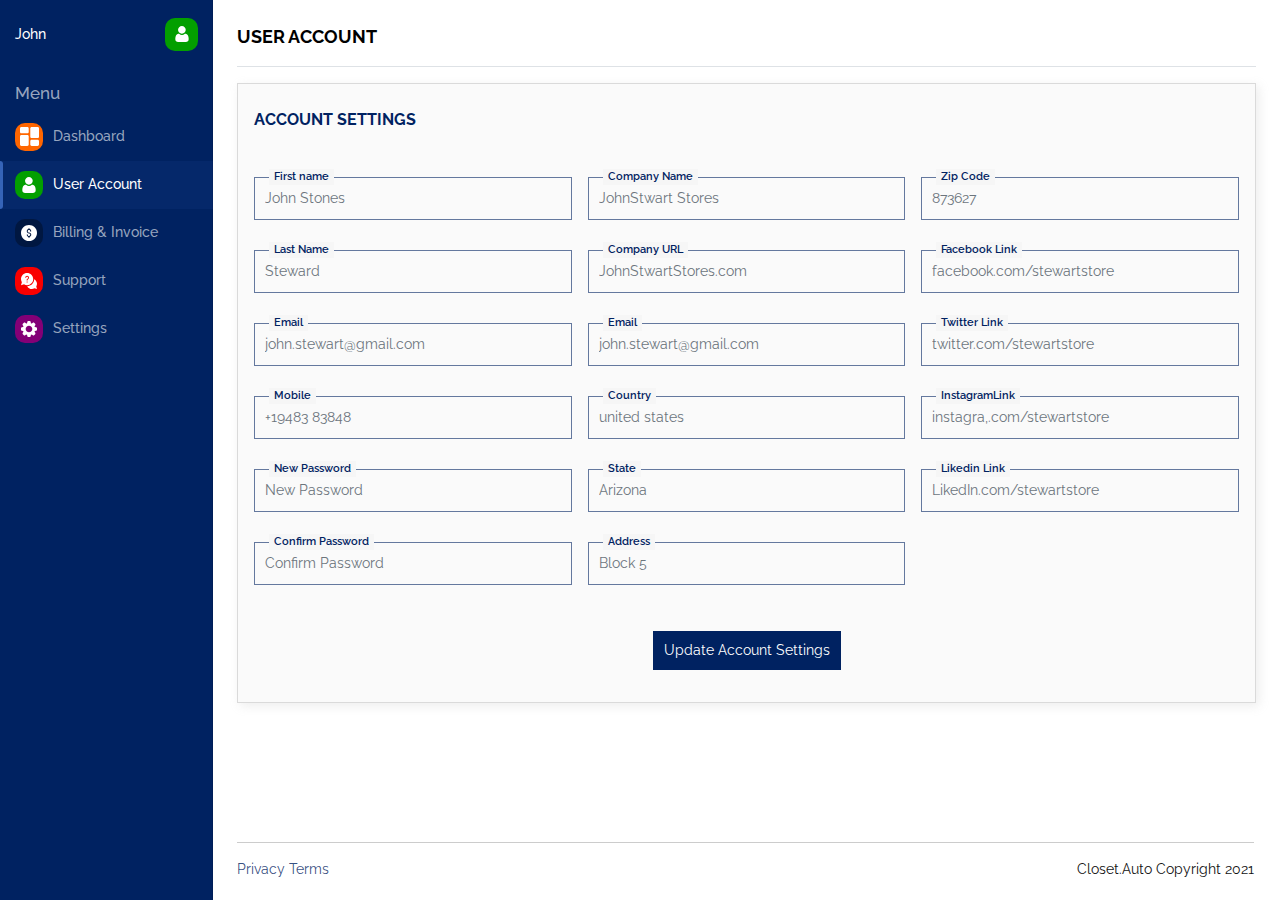
<file: account-setting.html>
<!DOCTYPE html>
<html>
<head>
    <meta name="viewport" content="width=device-width, initial-scale=1.0, maximum-scale=1.0, user-scalable=0">
    <link rel="stylesheet" href="https://cdnjs.cloudflare.com/ajax/libs/font-awesome/4.7.0/css/font-awesome.min.css">
	<link href="https://fonts.googleapis.com/css2?family=Raleway:ital,wght@0,300;0,400;0,500;0,600;0,700;1,300;1,400;1,500;1,600;1,700&display=swap" rel="stylesheet">     
    <title></title>

	<!-- jquery -->
	<script src="js/jquery-3.6.0.min.js"></script>
	<script src="js/bootstrap.js"></script>
	<script src="js/custom.js"></script>
	<!-- <script src="js/bootstrap.min.js"></script> -->

    <link rel="stylesheet" type="text/css" href="css/bootstrap.css">
    <link rel="stylesheet" type="text/css" href="css/dashboard.css">

    <!-- custom css -->
    <link rel="stylesheet" type="text/css" href="css/style.css">
    <link rel="stylesheet" type="text/css" href="css/responsive.css">



</head>
<body>
	<div class="container-fluid">
	  	<div class="row">
	    	<nav id="sidebarMenu" class="col-md-3 col-lg-2 d-md-block sidebar collapse pt-0">
	      		<div class="position-sticky pt-3">
	      			<div class="sidebar-header">
	      				<div class="sidebar-header-wrap">
	      					<div class="user-details text-white">
	      						<h3>John</h3>
	      						<!-- <p class="off-white">johnstones@gmail.com</p> -->
	      					</div>
	      					<div class="icon green-bg"><img src="images/icons-svg/user.svg" alt=""></div>
	      					<div class="close-sidebar ms-auto">
	      						<button><img src="images/icons-svg/close-white-bg.svg" alt=""></button>
	      					</div>
	      				</div>
	      			</div>
		      		<h4 class="off-white">Menu</h4>
	        		<ul class="nav flex-column">
			          	<li class="nav-item">
			            	<a class="nav-link" aria-current="page" href="index.html">
			              		<div class="icon orange-bg"><img src="images/icons-svg/dashboard.svg" alt=""></div>
			             		Dashboard
			            	</a>
			          	</li>
	          			<li class="nav-item">
	            			<a class="nav-link active" href="user-account.html">
	              				<div class="icon green-bg"><img src="images/icons-svg/user.svg" alt=""></div>
              					User Account
			            	</a>
			          	</li>
				        <li class="nav-item">
				            <a class="nav-link" href="billing.html">
				              	<div class="icon dark-blue-bg"><img src="images/icons-svg/billing.svg" alt=""></div>
				              	Billing & Invoice
				            </a>
				        </li>
			          	<li class="nav-item">
			            	<a class="nav-link" href="support.html">
			              		<div class="icon red-new-bg"><img src="images/icons-svg/help.svg" alt=""></div>
			              		Support
			            	</a>
			          	</li>
			          	<li class="nav-item">
				            <a class="nav-link" href="settings.html">
				              	<div class="icon purple-bg"><img src="images/icons-svg/settings.svg" alt=""></div>
				             	Settings
				            </a>
			          	</li>
	        		</ul>	        
		      	</div>
		    </nav>
		    <!-- nav-end -->

		    <main class="col-md-9 ms-sm-auto col-lg-10 px-md-4">
		    	<div class="mobile-header">
		    		<div class="row">
		    			<div class="col-6 d-flex align-items-center">
		    				<button class="navbar-toggler d-md-none" type="button" data-bs-toggle="collapse" data-bs-target="#sidebarMenu" aria-controls="sidebarMenu" aria-expanded="true" aria-label="Toggle navigation">
								<img src="images/icons-svg/menu-bar.svg" align="">
							</button>
							<div class="logo-wrap">
								<a class="logo" href="#">
									<img src="images/logo.svg" align="">
								</a>
							</div>
		    			</div>
		    			<div class="col-6 text-right">
		    				<h3>John</h3>
		    				<p class="tiny-text">johnstones@gmail.com</p>
		    			</div>
		    		</div>			    	
		    	</div>
		    	<!-- mobile-header-end -->

		      	<div class="d-flex justify-content-between flex-wrap flex-md-nowrap align-items-center pt-3 pb-2 mb-3 border-bottom">
		        	<h1 class="text-uppercase">USER ACCOUNT</h1>
		    	</div>

		    	<div class="row">
		    		<div class="col-lg-12 mb-5">
		    			<div class="card p-3">
		    				<div class="d-flex">
			    				<h2 class="mb-5">ACCOUNT SETTINGS</h2>
			    			</div>

			    			<div class="row">
				    			<div class="col-md-12">
				    				<form class="row g-3 custom-form">
									  	<div class="col-md-4">
										  	<div class="form-group">
											    <label for="">First name</label>
											    <input type="text" class="form-control" id="" aria-describedby="" placeholder="John Stones" required>
											</div>

											<div class="form-group">
											    <label for="">Last Name</label>
											    <input type="text" class="form-control" id="" aria-describedby="" placeholder="Steward" required>
											</div>

											<div class="form-group">
											    <label for="">Email</label>
											    <input type="email" class="form-control" id="" aria-describedby="" placeholder="john.stewart@gmail.com" required>
											</div>

											<div class="form-group">
											    <label for="">Mobile</label>
											    <input type="number" class="form-control" id="" aria-describedby="" placeholder="+19483 83848" required>
											</div>

											<div class="form-group">
											    <label for="">New Password</label>
											    <input type="Password" class="form-control" id="" aria-describedby="" placeholder="New Password" required>
											</div>

											<div class="form-group">
											    <label for="">Confirm Password</label>
											    <input type="Password" class="form-control" id="" aria-describedby="" placeholder="Confirm Password" required>
											</div>
										</div>

										<div class="col-md-4">
										  	<div class="form-group">
											    <label for="">Company Name</label>
											    <input type="text" class="form-control" id="" aria-describedby="" placeholder="JohnStwart Stores" required>
											</div>

											<div class="form-group">
											    <label for="">Company URL</label>
											    <input type="text" class="form-control" id="" aria-describedby="" placeholder="JohnStwartStores.com" required>
											</div>

											<div class="form-group">
											    <label for="">Email</label>
											    <input type="email" class="form-control" id="" aria-describedby="" placeholder="john.stewart@gmail.com" required>
											</div>

											<div class="form-group">
											    <label for="">Country</label>
											    <input type="text" class="form-control" id="" aria-describedby="" placeholder="united states" required>
											</div>

											<div class="form-group">
											    <label for="">State</label>
											    <input type="text" class="form-control" id="" aria-describedby="" placeholder="Arizona" required>
											</div>

											<div class="form-group">
											    <label for="">Address</label>
											    <input type="text" class="form-control" id="" aria-describedby="" placeholder="Block 5" required>
											</div>
										</div>

										<div class="col-md-4">
											<div class="form-group">
											    <label for="">Zip Code</label>
											    <input type="number" class="form-control" id="" aria-describedby="" placeholder="873627" required>
											</div>

											<div class="form-group">
											    <label for="">Facebook Link</label>
											    <input type="text" class="form-control" id="" aria-describedby="" placeholder="facebook.com/stewartstore" required>
											</div>

											<div class="form-group">
											    <label for="">Twitter Link</label>
											    <input type="text" class="form-control" id="" aria-describedby="" placeholder="twitter.com/stewartstore" required>
											</div>

											<div class="form-group">
											    <label for="">InstagramLink</label>
											    <input type="text" class="form-control" id="" aria-describedby="" placeholder="instagra,.com/stewartstore" required>
											</div>

											<div class="form-group">
											    <label for="">Likedin Link</label>
											    <input type="text" class="form-control" id="" aria-describedby="" placeholder="LikedIn.com/stewartstore" required>
											</div>
										</div>									    

									  <div class="col-md-12 col-12 text-center">
									    <button type="submit" class="btn-3 text-center mb-3">Update Account Settings</button>
									  </div>
									</form>
				    			</div>

		    			</div>
	    			</div>
	    		</div>
	    	</div>


		    		<div class="py-3 footer mt-5">
		    			<div class="row">
		    				<div class="col-6">
		    					<ul>
		    						<li><a href="#">Privacy</a></li>
		    						<li><a href="#">Terms</a></li>
		    					</ul>
		    				</div>
		    				<div class="col-6 text-md-right">
		    					<p>Closet.Auto Copyright 2021</p>
		    				</div>
		    			</div>
		    		</div>


			</main>
		</div>
	</div>

	
</body>
</html>
</file>
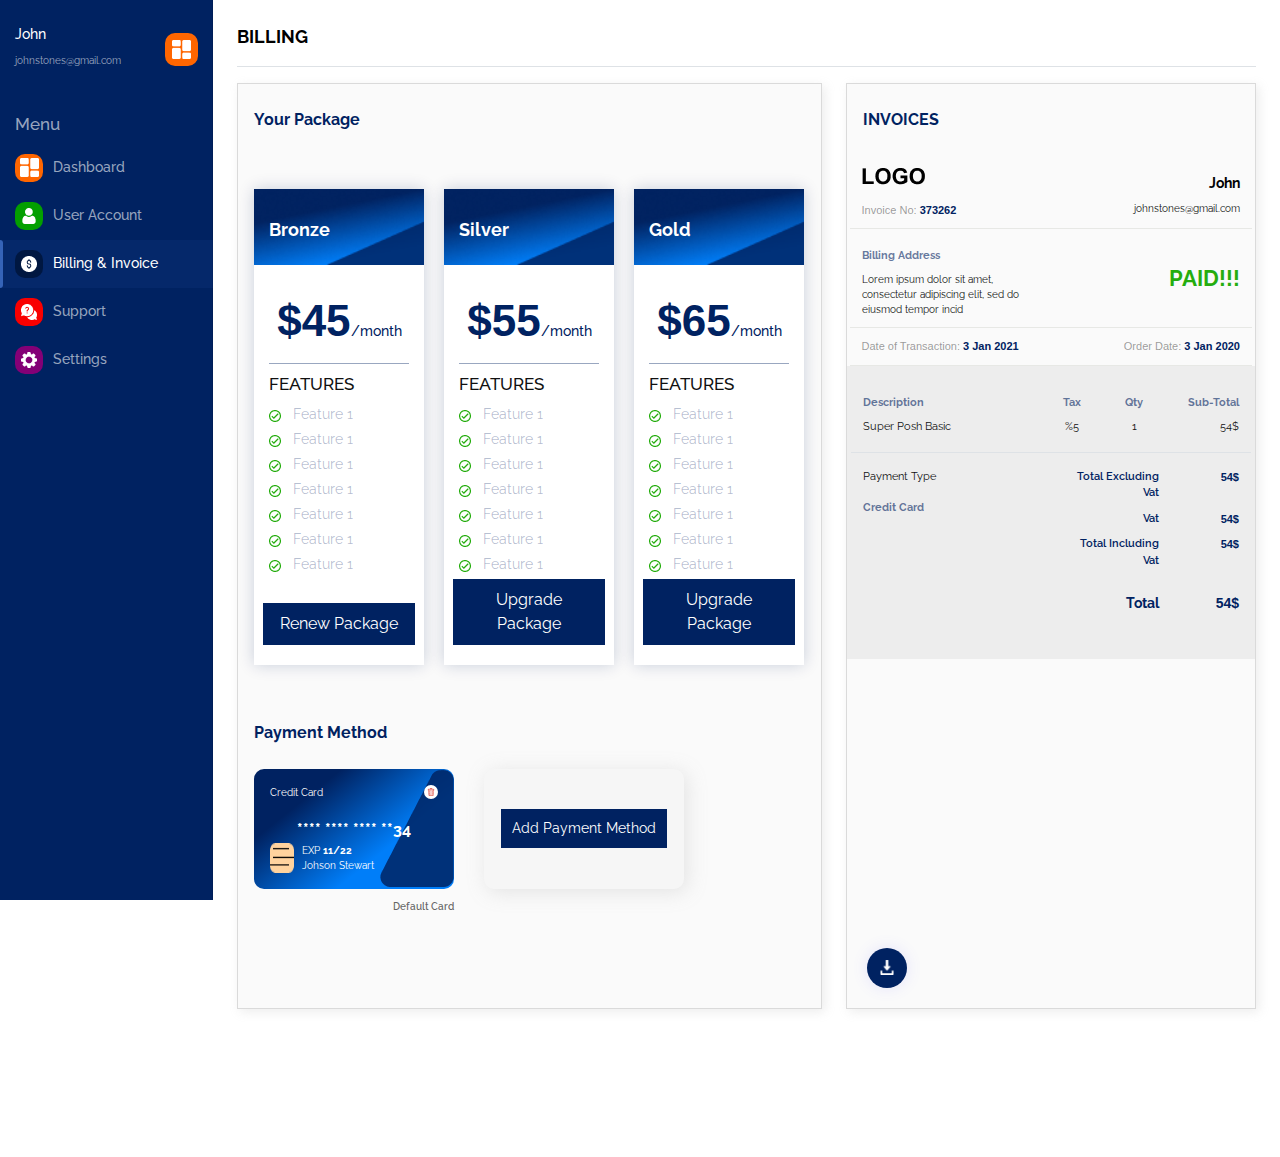
<file: billing-2.html>
<!DOCTYPE html>
<html>
<head>
    <meta name="viewport" content="width=device-width, initial-scale=1.0, maximum-scale=1.0, user-scalable=0">
    <link rel="stylesheet" href="https://cdnjs.cloudflare.com/ajax/libs/font-awesome/4.7.0/css/font-awesome.min.css">
	<link href="https://fonts.googleapis.com/css2?family=Raleway:ital,wght@0,300;0,400;0,500;0,600;0,700;1,300;1,400;1,500;1,600;1,700&display=swap" rel="stylesheet">     
    <title></title>

	<!-- jquery -->
	<script src="js/jquery-3.6.0.min.js"></script>
	<script src="js/bootstrap.js"></script>
	<script src="js/custom.js"></script>
	<!-- <script src="js/bootstrap.min.js"></script> -->

    <link rel="stylesheet" type="text/css" href="css/bootstrap.css">
    <link rel="stylesheet" type="text/css" href="css/dashboard.css">

    <!-- custom css -->
    <link rel="stylesheet" type="text/css" href="css/style.css">
    <link rel="stylesheet" type="text/css" href="css/responsive.css">



</head>
<body>
	<div class="container-fluid">
	  	<div class="row">
	    	<nav id="sidebarMenu" class="col-md-3 col-lg-2 d-md-block sidebar collapse pt-0">
	      		<div class="position-sticky pt-3">
	      			<div class="sidebar-header">
	      				<div class="sidebar-header-wrap">
	      					<div class="user-details text-white">
	      						<h3>John</h3>
	      						<p class="off-white">johnstones@gmail.com</p>
	      					</div>
	      					<div class="icon orange-bg"><img src="images/icons/dashboard.png" alt=""></div>
	      					<div class="close-sidebar ms-auto">
	      						<button><img src="images/icons/close-white-bg.png" alt=""></button>
	      					</div>
	      				</div>
	      			</div>
		      		<h4 class="off-white">Menu</h4>
	        		<ul class="nav flex-column">
			          	<li class="nav-item">
			            	<a class="nav-link" aria-current="page" href="index.html">
			              		<div class="icon orange-bg"><img src="images/icons/dashboard.png" alt=""></div>
			             		Dashboard
			            	</a>
			          	</li>
	          			<li class="nav-item">
	            			<a class="nav-link" href="user-account.html">
	              				<div class="icon green-bg"><img src="images/icons/user.png" alt=""></div>
              					User Account
			            	</a>
			          	</li>
				        <li class="nav-item">
				            <a class="nav-link active" href="billing.html">
				              	<div class="icon dark-blue-bg"><img src="images/icons/Group.png" alt=""></div>
				              	Billing & Invoice
				            </a>
				        </li>
			          	<li class="nav-item">
			            	<a class="nav-link" href="support.html">
			              		<div class="icon red-new-bg"><img src="images/icons/help.png" alt=""></div>
			              		Support
			            	</a>
			          	</li>
			          	<li class="nav-item">
				            <a class="nav-link" href="settings.html">
				              	<div class="icon purple-bg"><img src="images/icons/settings.png" alt=""></div>
				             	Settings
				            </a>
			          	</li>
	        		</ul>	        
		      	</div>
		    </nav>
		    <!-- nav-end -->

		    <main class="col-md-9 ms-sm-auto col-lg-10 px-md-4 mb-5">
		    	<div class="mobile-header">
		    		<div class="row">
		    			<div class="col-6 d-flex align-items-center">
		    				<button class="navbar-toggler d-md-none" type="button" data-bs-toggle="collapse" data-bs-target="#sidebarMenu" aria-controls="sidebarMenu" aria-expanded="true" aria-label="Toggle navigation">
								<img src="images/icons/menu-bar.png" align="">
							</button>
							<div class="logo-wrap">
								<a class="logo" href="#">
									<img src="images/logo.png" align="">
								</a>
							</div>
		    			</div>
		    			<div class="col-6 text-right">
		    				<h3>John</h3>
		    				<p class="tiny-text">johnstones@gmail.com</p>
		    			</div>
		    		</div>			    	
		    	</div>
		    	<!-- mobile-header-end -->

		      	<div class="d-flex justify-content-between flex-wrap flex-md-nowrap align-items-center pt-3 pb-2 mb-3 border-bottom">
		        	<h1 class="text-uppercase">BILLING</h1>
		    	</div>

		    	<div class="row">
		    		<div class="col-lg-7">
		    			<div class="card mb-5 p-3 h-100">
			    			<div class="row">
			    				<div class="col-lg-12">
			    					<h2>Your Package</h2>
			    				</div>
			    				<div class="col-lg-12">
			    					<div class="Package-box-wrap">
				    					<div class="Package-box-col">
				    						<div class="Package-box">
				    							<div class="Package-header">
				    								<h2>Bronze</h2>
				    							</div>
				    							<div class="Package-body">
				    								<h3><span class="big-text">$45</span>/month</h3>
				    								<h4>FEATURES</h4>
				    								<ul>
				    									<li><img class="me-2" src="images/icons/check-icon.png" alt=""> Feature 1</li>
				    									<li><img class="me-2" src="images/icons/check-icon.png" alt=""> Feature 1</li>
				    									<li><img class="me-2" src="images/icons/check-icon.png" alt=""> Feature 1</li>
				    									<li><img class="me-2" src="images/icons/check-icon.png" alt=""> Feature 1</li>
				    									<li><img class="me-2" src="images/icons/check-icon.png" alt=""> Feature 1</li>
				    									<li><img class="me-2" src="images/icons/check-icon.png" alt=""> Feature 1</li>
				    									<li><img class="me-2" src="images/icons/check-icon.png" alt=""> Feature 1</li>
				    								</ul>

				    								<p class="text-center"><a class="btn" href="#">Renew Package</a></p>
				    							</div>
				    						</div>
				    					</div>
				    					<!-- package-col-end -->

				    					<div class="Package-box-col">
				    						<div class="Package-box">
				    							<div class="Package-header">
				    								<h2>Silver</h2>
				    							</div>
				    							<div class="Package-body">
				    								<h3><span class="big-text">$55</span>/month</h3>
				    								<h4>FEATURES</h4>
				    								<ul>
				    									<li><img class="me-2" src="images/icons/check-icon.png" alt=""> Feature 1</li>
				    									<li><img class="me-2" src="images/icons/check-icon.png" alt=""> Feature 1</li>
				    									<li><img class="me-2" src="images/icons/check-icon.png" alt=""> Feature 1</li>
				    									<li><img class="me-2" src="images/icons/check-icon.png" alt=""> Feature 1</li>
				    									<li><img class="me-2" src="images/icons/check-icon.png" alt=""> Feature 1</li>
				    									<li><img class="me-2" src="images/icons/check-icon.png" alt=""> Feature 1</li>
				    									<li><img class="me-2" src="images/icons/check-icon.png" alt=""> Feature 1</li>
				    								</ul>

				    								<p class="text-center"><a class="btn" href="#">Upgrade Package</a></p>
				    							</div>
				    						</div>
				    					</div>
				    					<!-- package-col-end -->

				    					<div class="Package-box-col">
				    						<div class="Package-box">
				    							<div class="Package-header">
				    								<h2>Gold</h2>
				    							</div>
				    							<div class="Package-body">
				    								<h3><span class="big-text">$65</span>/month</h3>
				    								<h4>FEATURES</h4>
				    								<ul>
				    									<li><img class="me-2" src="images/icons/check-icon.png" alt=""> Feature 1</li>
				    									<li><img class="me-2" src="images/icons/check-icon.png" alt=""> Feature 1</li>
				    									<li><img class="me-2" src="images/icons/check-icon.png" alt=""> Feature 1</li>
				    									<li><img class="me-2" src="images/icons/check-icon.png" alt=""> Feature 1</li>
				    									<li><img class="me-2" src="images/icons/check-icon.png" alt=""> Feature 1</li>
				    									<li><img class="me-2" src="images/icons/check-icon.png" alt=""> Feature 1</li>
				    									<li><img class="me-2" src="images/icons/check-icon.png" alt=""> Feature 1</li>
				    								</ul>

				    								<p class="text-center"><a class="btn" href="#">Upgrade Package</a></p>
				    							</div>
				    						</div>
				    					</div>
				    					<!-- package-col-end -->

				    				</div>
			    				</div>
			    			</div>
			    			<!-- package-row-end -->

			    			<div class="row mt-5">
			    				<div class="col-lg-12 mb-3">
			    					<h2>Payment Method</h2>
			    				</div>
			    				<div class="col-lg-12">
			    					<div class="payment-method-row">	
			    						<div class="payment-method">
			    							<div class="payment-card p-3">
			    								<div class="payment-card-wrap">
				    								<div class="card-top d-flex">
				    									<p class="">Credit Card</p>
				    									<a class="ms-auto" href="#"><img src="images/icons/trash.png"></a>
				    								</div>
				    								<div class="card-number">
				    									<h2 class="text-center text-white my-1">****  ****  ****  **34</h2>
				    								</div>
				    								<div class="card-bottom d-flex">
				    									<img class="me-2" src="images/icons/card-chip.png">
				    									<div class="card-details">
				    										<p class="m-0">EXP <strong>11/22</strong></p>
				    										<p class="m-0">Johson Stewart</p>
				    									</div>
				    								</div>
				    							</div>
			    							</div>
			    							<p class="default-card">Default Card</p>
			    						</div>

			    						<div class="payment-method">
			    							<div class="payment-method-box d-flex justify-content-center align-items-center">
			    								<a class="btn-3" href="#open-modal">Add Payment Method</a>

													<div id="open-modal" class="modal-window">
														<div>
														    <a href="#" title="Close" class="modal-close"><img src="images/icons/close-black.png" alt=""></a>
														    <h1>NEW CARD</h1>
														    <form class="row g-3">
															  <div class="col-12">
															    <label for="" class="visually-hidden">Card Number</label>
															    <input type="password" class="form-control" id="" placeholder="**** **** **** ****">
															  </div>
															  <div class="col-12">
															    <label for="" class="visually-hidden">Name</label>
															    <input type="text" class="form-control" id="" placeholder="Your full name">
															  </div>

															  <div class="col-6">
															    <label for="" class="visually-hidden">CCV</label>
															    <input type="text" class="form-control" id="" placeholder="ccv">
															  </div>

															  <div class="col-6">
															    <label for="inputPassword2" class="visually-hidden">EXP Date</label>
															    <input type="text" class="form-control" id="" placeholder="mm/yy">
															  </div>
															  <div class="col-12">
															  	<p class="text-right mb-0">
															  		<span class="label-text">Set as default</span>
																  <label class="toggleSwitch" onclick="">
																        <input type="checkbox" />
																        <span>
																            <span>OFF</span>
																            <span>ON</span>																            
																        </span>
																        <a></a>
																    </label>
																</p>
															  </div>

															  <div class="col-12">
															    <button type="submit" class="btn-3 w-100 text-center">Add Card</button>
															  </div>
															</form>
														</div>
												</div>
			    							</div>
			    						</div>
			    					</div>
				    					
				    			</div>
				    		</div>
				    		<!--payment-method-row-end -->
				    							
		    			</div>
	    			</div>
	    			<div class="col-lg-5">
	    				<div class="card h-100 pb-5">
	    					<div class="activty-btn print-download">
		    					<a class="btn" href="#"><img src="images/icons/download.png" alt=""></a>
		    				</div>
			    			<div class="row">
			    				<div class="col-lg-12 m3-5">
			    					<h2 class="p-3">INVOICES</h2>
			    				</div>
			    				<div class="col-lg-12">
			    					<div class="invoice-detail-single">

			    						<div class="row single-invoice-header">
							    			<div class="col-6">
												<div class="logo-wrap mb-3">
													<a class="logo" href="#">
														<img src="images/logo-black.png" align="">
													</a>
												</div>
												<p class="invoice-info-text">Invoice No: <strong>373262</strong></p>
							    			</div>
							    			<div class="col-6 text-right">
							    				<h3>John</h3>
							    				<p class="tiny-text">johnstones@gmail.com</p>
							    			</div>
							    		</div>
							    		<!-- single-invoice-header -->

							    		<div class="row billing-address align-items-center">
							    			<div class="col-6">
							    				<h4>Billing Address</h4>
							    				<p class="tiny-text">Lorem ipsum dolor sit amet, consectetur adipiscing elit, sed do eiusmod tempor incid</p>
							    			</div>
							    			<div class="col-6 text-right">
							    				<p class="paid green-text">PAID!!!</p>
							    			</div>
							    		</div>

							    		<div class="row billing-address">
							    			<div class="col-6">
							    				<p class="invoice-info-text">Date of Transaction: <strong>3 Jan 2021</strong></p>
							    			</div>
							    			<div class="col-6 text-right">
							    				<p class="invoice-info-text">Order Date: <strong>3 Jan 2020</strong></p>
							    			</div>
							    		</div>

			    					</div>
			    					<!--  -->

			    					<div class="single-invoice-description px-3">
			    						<div class="row border-bottom mb-3">
			    							<div class="col-6">
			    								<h4>Description</h4>
			    								<p>Super Posh Basic</p>			    								
			    							</div>
			    							<div class="col-6 d-flex justify-content-between">
			    								<div class="text-center">
			    									<h4>Tax</h4>
				    								<p>%5</p>	
			    								</div>
			    								<div class="text-center">
			    									<h4>Qty</h4>
				    								<p>1</p>	
			    								</div>
			    								<div class="text-right">
			    									<h4>Sub-Total</h4>
				    								<p>54$</p>	
			    								</div>
			    							</div>
			    						</div>

			    						<div class="row">
			    							<div class="col-6">			    								
			    								<p>Payment Type</p>		
			    								<h4>Credit Card</h4>	    								
			    							</div>
			    							<div class="col-6 d-flex justify-content-between">
			    								<ul class="payment-type-list">
			    									<li><span class="title">Total Excluding Vat</span> <span class="value">54$</span></li>
			    									<li><span class="title">Vat</span> <span class="value">54$</span></li>
			    									<li><span class="title">Total Including Vat</span> <span class="value">54$</span></li>
			    									<li class="total-payment"><span class="title">Total</span> <span class="value">54$</span></li>
			    								</ul>
			    							</div>
			    						</div>
			    					</div>

			    				</div>
			    			</div>
			    		</div>
	    			</div>
	    		</div>
			</main>
		</div>
	</div>

	
</body>
</html>
</file>
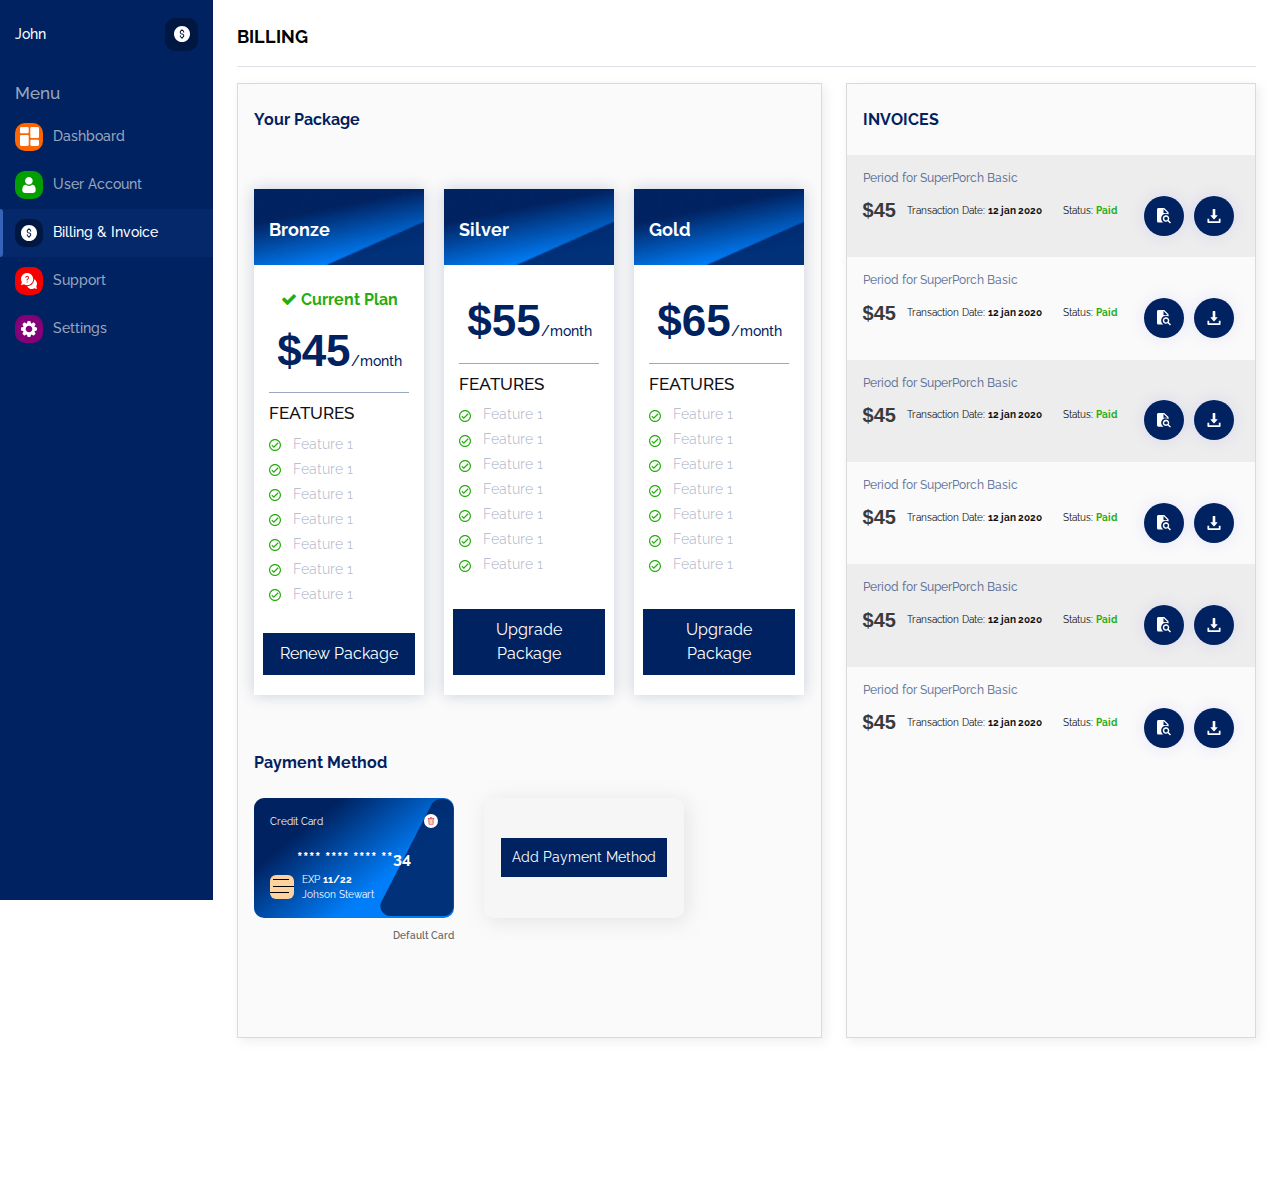
<file: billing.html>
<!DOCTYPE html>
<html>
<head>
    <meta name="viewport" content="width=device-width, initial-scale=1.0, maximum-scale=1.0, user-scalable=0">
    <link rel="stylesheet" href="https://cdnjs.cloudflare.com/ajax/libs/font-awesome/4.7.0/css/font-awesome.min.css">
	<link href="https://fonts.googleapis.com/css2?family=Raleway:ital,wght@0,300;0,400;0,500;0,600;0,700;1,300;1,400;1,500;1,600;1,700&display=swap" rel="stylesheet">     
    <title></title>

	<!-- jquery -->
	<script src="js/jquery-3.6.0.min.js"></script>
	<script src="js/bootstrap.js"></script>
	<script src="js/custom.js"></script>
	<!-- <script src="js/bootstrap.min.js"></script> -->

    <link rel="stylesheet" type="text/css" href="css/bootstrap.css">
    <link rel="stylesheet" type="text/css" href="css/dashboard.css">

    <!-- custom css -->
    <link rel="stylesheet" type="text/css" href="css/style.css">
    <link rel="stylesheet" type="text/css" href="css/responsive.css">

</head>
<body>
	<div class="container-fluid">
	  	<div class="row">
	    	<nav id="sidebarMenu" class="col-md-3 col-lg-2 d-md-block sidebar collapse pt-0">
	      		<div class="position-sticky pt-3">
	      			<div class="sidebar-header">
	      				<div class="sidebar-header-wrap">
	      					<div class="user-details text-white">
	      						<h3>John</h3>
	      						<!-- <p class="off-white">johnstones@gmail.com</p> -->
	      					</div>
	      					<div class="icon dark-blue-bg"><img src="images/icons-svg/billing.svg" alt=""></div>
	      					<div class="close-sidebar ms-auto">
	      						<button><img src="images/icons-svg/close-white-bg.svg" alt=""></button>
	      					</div>
	      				</div>
	      			</div>
		      		<h4 class="off-white">Menu</h4>
	        		<ul class="nav flex-column">
			          	<li class="nav-item">
			            	<a class="nav-link" aria-current="page" href="index.html">
			              		<div class="icon orange-bg"><img src="images/icons-svg/dashboard.svg" alt=""></div>
			             		Dashboard
			            	</a>
			          	</li>
	          			<li class="nav-item">
	            			<a class="nav-link" href="user-account.html">
	              				<div class="icon green-bg"><img src="images/icons-svg/user.svg" alt=""></div>
              					User Account
			            	</a>
			          	</li>
				        <li class="nav-item">
				            <a class="nav-link active" href="billing.html">
				              	<div class="icon dark-blue-bg"><img src="images/icons-svg/billing.svg" alt=""></div>
				              	Billing & Invoice
				            </a>
				        </li>
			          	<li class="nav-item">
			            	<a class="nav-link" href="support.html">
			              		<div class="icon red-new-bg"><img src="images/icons-svg/help.svg" alt=""></div>
			              		Support
			            	</a>
			          	</li>
			          	<li class="nav-item">
				            <a class="nav-link" href="settings.html">
				              	<div class="icon purple-bg"><img src="images/icons-svg/settings.svg" alt=""></div>
				             	Settings
				            </a>
			          	</li>
	        		</ul>	        
		      	</div>
		    </nav>
		    <!-- nav-end -->

		    <main class="col-md-9 ms-sm-auto col-lg-10 px-md-4 mb-5">
		    	<div class="mobile-header">
		    		<div class="row">
		    			<div class="col-6 d-flex align-items-center">
		    				<button class="navbar-toggler d-md-none" type="button" data-bs-toggle="collapse" data-bs-target="#sidebarMenu" aria-controls="sidebarMenu" aria-expanded="true" aria-label="Toggle navigation">
								<img src="images/icons-svg/menu-bar.svg" align="">
							</button>
							<div class="logo-wrap">
								<a class="logo" href="#">
									<img src="images/logo.svg" align="">
								</a>
							</div>
		    			</div>
		    			<div class="col-6 text-right">
		    				<h3>John</h3>
		    				<p class="tiny-text">johnstones@gmail.com</p>
		    			</div>
		    		</div>			    	
		    	</div>
		    	<!-- mobile-header-end -->

		      	<div class="d-flex justify-content-between flex-wrap flex-md-nowrap align-items-center pt-3 pb-2 mb-3 border-bottom">
		        	<h1 class="text-uppercase">BILLING</h1>
		    	</div>

		    	<div class="row">
		    		<div class="col-lg-7">
		    			<div class="card mb-5 p-3 h-100">
			    			<div class="row">
			    				<div class="col-lg-12">
			    					<h2>Your Package</h2>
			    				</div>
			    				<div class="col-lg-12">
			    					<div class="Package-box-wrap">
				    					<div class="Package-box-col active-package">
				    						<div class="Package-box">
				    							<div class="Package-header">
				    								<h2>Bronze</h2>
				    							</div>
				    							<div class="Package-body">
				    								<h2 class="green-text text-center mb-0"><i class="fa fa-check" aria-hidden="true"></i> Current Plan</h2>
				    								<h3><span class="big-text">$45</span>/month</h3>
				    								<h4>FEATURES</h4>
				    								<ul>
				    									<li><img class="me-2" src="images/icons-svg/check-icon.svg" alt=""> Feature 1</li>
				    									<li><img class="me-2" src="images/icons-svg/check-icon.svg" alt=""> Feature 1</li>
				    									<li><img class="me-2" src="images/icons-svg/check-icon.svg" alt=""> Feature 1</li>
				    									<li><img class="me-2" src="images/icons-svg/check-icon.svg" alt=""> Feature 1</li>
				    									<li><img class="me-2" src="images/icons-svg/check-icon.svg" alt=""> Feature 1</li>
				    									<li><img class="me-2" src="images/icons-svg/check-icon.svg" alt=""> Feature 1</li>
				    									<li><img class="me-2" src="images/icons-svg/check-icon.svg" alt=""> Feature 1</li>
				    								</ul>

				    								<p class="text-center"><a class="btn" href="#" data-bs-toggle="modal" data-bs-target="#bronze-pack">Renew Package</a></p>
				    							</div>
				    						</div>
				    					</div>
				    					<!-- package-col-end -->

				    					<div class="Package-box-col">
				    						<div class="Package-box">
				    							<div class="Package-header">
				    								<h2>Silver</h2>
				    							</div>
				    							<div class="Package-body">
				    								<h3><span class="big-text">$55</span>/month</h3>
				    								<h4>FEATURES</h4>
				    								<ul>
				    									<li><img class="me-2" src="images/icons-svg/check-icon.svg" alt=""> Feature 1</li>
				    									<li><img class="me-2" src="images/icons-svg/check-icon.svg" alt=""> Feature 1</li>
				    									<li><img class="me-2" src="images/icons-svg/check-icon.svg" alt=""> Feature 1</li>
				    									<li><img class="me-2" src="images/icons-svg/check-icon.svg" alt=""> Feature 1</li>
				    									<li><img class="me-2" src="images/icons-svg/check-icon.svg" alt=""> Feature 1</li>
				    									<li><img class="me-2" src="images/icons-svg/check-icon.svg" alt=""> Feature 1</li>
				    									<li><img class="me-2" src="images/icons-svg/check-icon.svg" alt=""> Feature 1</li>
				    								</ul>

				    								<p class="text-center"><a class="btn" href="#" data-bs-toggle="modal" data-bs-target="#silver-pack">Upgrade Package</a></p>
				    							</div>
				    						</div>
				    					</div>
				    					<!-- package-col-end -->

				    					<div class="Package-box-col">
				    						<div class="Package-box">
				    							<div class="Package-header">
				    								<h2>Gold</h2>
				    							</div>
				    							<div class="Package-body">
				    								<h3><span class="big-text">$65</span>/month</h3>
				    								<h4>FEATURES</h4>
				    								<ul>
				    									<li><img class="me-2" src="images/icons-svg/check-icon.svg" alt=""> Feature 1</li>
				    									<li><img class="me-2" src="images/icons-svg/check-icon.svg" alt=""> Feature 1</li>
				    									<li><img class="me-2" src="images/icons-svg/check-icon.svg" alt=""> Feature 1</li>
				    									<li><img class="me-2" src="images/icons-svg/check-icon.svg" alt=""> Feature 1</li>
				    									<li><img class="me-2" src="images/icons-svg/check-icon.svg" alt=""> Feature 1</li>
				    									<li><img class="me-2" src="images/icons-svg/check-icon.svg" alt=""> Feature 1</li>
				    									<li><img class="me-2" src="images/icons-svg/check-icon.svg" alt=""> Feature 1</li>
				    								</ul>

				    								<p class="text-center"><a class="btn" href="#" data-bs-toggle="modal" data-bs-target="#gold-pack">Upgrade Package</a></p>
				    							</div>
				    						</div>
				    					</div>
				    					<!-- package-col-end -->

				    				</div>
			    				</div>
			    			</div>
			    			<!-- package-row-end -->

			    			<div class="row mt-5">
			    				<div class="col-lg-12 mb-3">
			    					<h2>Payment Method</h2>
			    				</div>
			    				<div class="col-lg-12">
			    					<div class="payment-method-row">	
			    						<div class="payment-method">
			    							<div class="payment-card p-3">
			    								<div class="payment-card-wrap">
				    								<div class="card-top d-flex">
				    									<p class="">Credit Card</p>
				    									<a class="ms-auto" href="#"><img src="images/icons-svg/trash.svg"></a>
				    								</div>
				    								<div class="card-number">
				    									<h2 class="text-center text-white my-1">****  ****  ****  **34</h2>
				    								</div>
				    								<div class="card-bottom d-flex">
				    									<img class="me-2" src="images/icons-svg/card-chip.svg">
				    									<div class="card-details">
				    										<p class="m-0">EXP <strong>11/22</strong></p>
				    										<p class="m-0">Johson Stewart</p>
				    									</div>
				    								</div>
				    							</div>
			    							</div>
			    							<p class="default-card">Default Card</p>
			    						</div>

			    						<div class="payment-method">
			    							<div class="payment-method-box d-flex justify-content-center align-items-center">
			    								<a class="btn-3" href="#open-modal">Add Payment Method</a>

													<div id="open-modal" class="modal-window">
														<div>
														    <a href="#" title="Close" class="modal-close"><img src="images/icons-svg/close-black.svg" alt=""></a>
														    <h1>NEW CARD</h1>
														    <form class="row g-3 custom-form">
															  <div class="col-12">
															  	<div class="form-group mb-0">
																    <label for="" class="">Card Number</label>
																    <input type="password" class="form-control" id="" placeholder="**** **** **** ****" required>
																</div>
															  </div>
															  <div class="col-12">
															  	<div class="form-group mb-0">
																    <label for="" class="">Name</label>
																    <input type="text" class="form-control" id="" placeholder="Your full name" required>
																</div>
															  </div>

															  <div class="col-6">
															  	<div class="form-group mb-0">
																    <label for="" class="">CCV</label>
																    <input type="Number" class="form-control" id="" placeholder="ccv" required>
																</div>
															  </div>

															  <div class="col-6">
															  	<div class="form-group mb-0">
																    <label for="inputPassword2" class="">EXP Date</label>
																    <input type="Number" class="form-control" id="" placeholder="mm/yy" required>
																</div>
															  </div>
															  <div class="col-12">
															  	<p class="text-right mb-0">
															  		<span class="label-text">Set as default</span>
																  <label class="toggleSwitch" onclick="" required>
																        <input type="checkbox" />
																        <span>
																            <span>On</span>
																            <span>Off</span>																            
																        </span>
																        <a></a>
																    </label>
																</p>
															  </div>

															  <div class="col-12">
															    <button type="submit" class="btn-3 w-100 text-center">Add Card</button>
															  </div>
															</form>
														</div>
												</div>
			    							</div>
			    						</div>
			    					</div>
				    					
				    			</div>
				    		</div>
				    		<!--payment-method-row-end -->
				    							
		    			</div>
	    			</div>
	    			<div class="col-lg-5">
	    				<div class="card h-100 invoice-card mb-3">
			    			<div class="row">
			    				<div class="col-lg-12 m3-5">
			    					<h2 class="p-3">INVOICES</h2>
			    				</div>
			    				<div class="col-lg-12">
			    					<div class="Invoice-detail-box p-3">
			    						<h5 class="mt-0">Period for SuperPorch Basic</h5>
			    						<div class="d-flex w-100 align-items-center">
			    							<div class="price">
			    								<p>$45</p>
			    							</div>
			    							<div class="date mx-auto">
			    								<p class="tiny-text">Transaction Date: <strong>12 jan 2020</strong></p>
			    							</div>
			    							<div class="status mx-auto">
			    								<p class="tiny-text">Status: <strong class="green-text">Paid</strong></p>
			    							</div>
			    							<div class="activty-btn d-flex ms-sm-auto">
			    								<a class="btn view-single-invoice-card" href="#"><img src="images/icons-svg/view.svg" alt=""></a>
			    								<a class="btn" href="#"><img src="images/icons-svg/download.svg" alt=""></a>
			    							</div>
			    						</div>
			    					</div>
			    					<!-- invoice-details-end -->
			    					<div class="Invoice-detail-box p-3">
			    						<h5 class="mt-0">Period for SuperPorch Basic</h5>
			    						<div class="d-flex w-100 align-items-center">
			    							<div class="price">
			    								<p>$45</p>
			    							</div>
			    							<div class="date mx-auto">
			    								<p class="tiny-text">Transaction Date: <strong>12 jan 2020</strong></p>
			    							</div>
			    							<div class="status mx-auto">
			    								<p class="tiny-text">Status: <strong class="green-text">Paid</strong></p>
			    							</div>
			    							<div class="activty-btn d-flex ms-sm-auto">
			    								<a class="btn view-single-invoice-card" href="#"><img src="images/icons-svg/view.svg" alt=""></a>
			    								<a class="btn" href="#"><img src="images/icons-svg/download.svg" alt=""></a>
			    							</div>
			    						</div>
			    					</div>
			    					<!-- invoice-details-end -->
			    					<div class="Invoice-detail-box p-3">
			    						<h5 class="mt-0">Period for SuperPorch Basic</h5>
			    						<div class="d-flex w-100 align-items-center">
			    							<div class="price">
			    								<p>$45</p>
			    							</div>
			    							<div class="date mx-auto">
			    								<p class="tiny-text">Transaction Date: <strong>12 jan 2020</strong></p>
			    							</div>
			    							<div class="status mx-auto">
			    								<p class="tiny-text">Status: <strong class="green-text">Paid</strong></p>
			    							</div>
			    							<div class="activty-btn d-flex ms-sm-auto">
			    								<a class="btn view-single-invoice-card" href="#"><img src="images/icons-svg/view.svg" alt=""></a>
			    								<a class="btn" href="#"><img src="images/icons-svg/download.svg" alt=""></a>
			    							</div>
			    						</div>
			    					</div>
			    					<!-- invoice-details-end -->
			    					<div class="Invoice-detail-box p-3">
			    						<h5 class="mt-0">Period for SuperPorch Basic</h5>
			    						<div class="d-flex w-100 align-items-center">
			    							<div class="price">
			    								<p>$45</p>
			    							</div>
			    							<div class="date mx-auto">
			    								<p class="tiny-text">Transaction Date: <strong>12 jan 2020</strong></p>
			    							</div>
			    							<div class="status mx-auto">
			    								<p class="tiny-text">Status: <strong class="green-text">Paid</strong></p>
			    							</div>
			    							<div class="activty-btn d-flex ms-sm-auto">
			    								<a class="btn view-single-invoice-card" href="#"><img src="images/icons-svg/view.svg" alt=""></a>
			    								<a class="btn" href="#"><img src="images/icons-svg/download.svg" alt=""></a>
			    							</div>
			    						</div>
			    					</div>
			    					<!-- invoice-details-end -->
			    					<div class="Invoice-detail-box p-3">
			    						<h5 class="mt-0">Period for SuperPorch Basic</h5>
			    						<div class="d-flex w-100 align-items-center">
			    							<div class="price">
			    								<p>$45</p>
			    							</div>
			    							<div class="date mx-auto">
			    								<p class="tiny-text">Transaction Date: <strong>12 jan 2020</strong></p>
			    							</div>
			    							<div class="status mx-auto">
			    								<p class="tiny-text">Status: <strong class="green-text">Paid</strong></p>
			    							</div>
			    							<div class="activty-btn d-flex ms-sm-auto">
			    								<a class="btn view-single-invoice-card" href="#"><img src="images/icons-svg/view.svg" alt=""></a>
			    								<a class="btn" href="#"><img src="images/icons-svg/download.svg" alt=""></a>
			    							</div>
			    						</div>
			    					</div>
			    					<!-- invoice-details-end -->
			    					<div class="Invoice-detail-box p-3">
			    						<h5 class="mt-0">Period for SuperPorch Basic</h5>
			    						<div class="d-flex w-100 align-items-center">
			    							<div class="price">
			    								<p>$45</p>
			    							</div>
			    							<div class="date mx-auto">
			    								<p class="tiny-text">Transaction Date: <strong>12 jan 2020</strong></p>
			    							</div>
			    							<div class="status mx-auto">
			    								<p class="tiny-text">Status: <strong class="green-text">Paid</strong></p>
			    							</div>
			    							<div class="activty-btn d-flex ms-sm-auto">
			    								<a class="btn view-single-invoice-card" href="#"><img src="images/icons-svg/view.svg" alt=""></a>
			    								<a class="btn" href="#"><img src="images/icons-svg/download.svg" alt=""></a>
			    							</div>
			    						</div>
			    					</div>
			    					<!-- invoice-details-end -->

			    				</div>
			    			</div>
			    		</div>
			    		<!-- card-end -->

			    		<div class="card h-100 pb-5 single-invoice-card">
	    					<div class="activty-btn print-download">
		    					<a class="btn" href="#"><img src="images/icons-svg/download.svg" alt=""></a>
		    				</div>
			    			<div class="row">
			    				<div class="col-lg-12 m3-5 d-flex align-items-center">
			    					<h2 class="p-3">INVOICES</h2>
			    					<div class="close-btn ms-auto me-3"><img src="images/icons-svg/close-blue-bg.svg" alt=""></div>
			    				</div>
			    				<div class="col-lg-12">
			    					<div class="invoice-detail-single">

			    						<div class="row single-invoice-header">
							    			<div class="col-6">
												<div class="logo-wrap mb-3">
													<a class="logo" href="#">
														<img src="images/logo-black.svg" align="">
													</a>
												</div>
												<p class="invoice-info-text">Invoice No: <strong>373262</strong></p>
							    			</div>
							    			<div class="col-6 text-right">
							    				<h3>John</h3>
							    				<p class="tiny-text">johnstones@gmail.com</p>
							    			</div>
							    		</div>
							    		<!-- single-invoice-header -->

							    		<div class="row billing-address align-items-center">
							    			<div class="col-6">
							    				<h4>Billing Address</h4>
							    				<p class="tiny-text">Lorem ipsum dolor sit amet, consectetur adipiscing elit, sed do eiusmod tempor incid</p>
							    			</div>
							    			<div class="col-6 text-right">
							    				<p class="paid green-text">PAID!!!</p>
							    			</div>
							    		</div>

							    		<div class="row billing-address">
							    			<div class="col-6">
							    				<p class="invoice-info-text">Date of Transaction: <strong>3 Jan 2021</strong></p>
							    			</div>
							    			<div class="col-6 text-right">
							    				<p class="invoice-info-text">Order Date: <strong>3 Jan 2020</strong></p>
							    			</div>
							    		</div>

			    					</div>
			    					<!--  -->

			    					<div class="single-invoice-description px-3">
			    						<div class="row border-bottom mb-3">
			    							<div class="col-6">
			    								<h4>Description</h4>
			    								<p>Super Posh Basic</p>			    								
			    							</div>
			    							<div class="col-6 d-flex justify-content-between">
			    								<div class="text-center">
			    									<h4>Tax</h4>
				    								<p>%5</p>	
			    								</div>
			    								<div class="text-center">
			    									<h4>Qty</h4>
				    								<p>1</p>	
			    								</div>
			    								<div class="text-right">
			    									<h4>Sub-Total</h4>
				    								<p>54$</p>	
			    								</div>
			    							</div>
			    						</div>

			    						<div class="row">
			    							<div class="col-6">			    								
			    								<p>Payment Type</p>		
			    								<h4>Credit Card</h4>	    								
			    							</div>
			    							<div class="col-6 d-flex justify-content-between">
			    								<ul class="payment-type-list">
			    									<li><span class="title">Total Excluding Vat</span> <span class="value">54$</span></li>
			    									<li><span class="title">Vat</span> <span class="value">54$</span></li>
			    									<li><span class="title">Total Including Vat</span> <span class="value">54$</span></li>
			    									<li class="total-payment"><span class="title">Total</span> <span class="value">54$</span></li>
			    								</ul>
			    							</div>
			    						</div>
			    					</div>

			    				</div>
			    			</div>
			    		</div>

			    		<!-- card-end -->
	    			</div>
	    		</div>
			</main>
		</div>
	</div>



	<!-- modal-1 -->
	<div class="modal fade package-modal" id="bronze-pack" data-bs-backdrop="static" data-bs-keyboard="false" tabindex="-1" aria-labelledby="staticBackdropLabel" aria-hidden="true">

	  	<div class="modal-dialog modal-dialog-centered">
	    	<div class="modal-content">
	      		
			    <div class="modal-body">
			        <div class="Package-box-col">
						<div class="Package-box">
							<div class="Package-header">
								<h2>Bronze</h2>
							</div>
							<div class="Package-body">
								<h2 class="green-text text-center mb-0"><i class="fa fa-check" aria-hidden="true"></i> Current Plan</h2>
								<h3><span class="big-text">$45</span>/month</h3>
								<h4>FEATURES</h4>
								<ul>
									<li><img class="me-2" src="images/icons-svg/check-icon.svg" alt=""> Feature 1</li>
									<li><img class="me-2" src="images/icons-svg/check-icon.svg" alt=""> Feature 1</li>
									<li><img class="me-2" src="images/icons-svg/check-icon.svg" alt=""> Feature 1</li>
									<li><img class="me-2" src="images/icons-svg/check-icon.svg" alt=""> Feature 1</li>
									<li><img class="me-2" src="images/icons-svg/check-icon.svg" alt=""> Feature 1</li>
									<li><img class="me-2" src="images/icons-svg/check-icon.svg" alt=""> Feature 1</li>
									<li><img class="me-2" src="images/icons-svg/check-icon.svg" alt=""> Feature 1</li>
								</ul>

								<p class="text-center"><a class="btn" href="#" data-bs-toggle="modal" data-bs-target="#cogratulations-popup" data-bs-dismiss="modal" aria-label="Close" >Renew Package</a></p>
							</div>
						</div>
					</div>
	        		
	      		</div>
	    	</div>
	  	</div>
	</div>

	<!-- modal 1-->

	<!-- modal-1 -->
	<div class="modal fade package-modal" id="silver-pack" data-bs-backdrop="static" data-bs-keyboard="false" tabindex="-1" aria-labelledby="staticBackdropLabel" aria-hidden="true">

	  	<div class="modal-dialog modal-dialog-centered">
	    	<div class="modal-content">
	      		
			    <div class="modal-body">
			        <div class="Package-box-col">
						<div class="Package-box">
							<div class="Package-header">
								<h2>Silver</h2>
							</div>
							<div class="Package-body">
								<h3><span class="big-text">$55</span>/month</h3>
								<h4>FEATURES</h4>
								<ul>
									<li><img class="me-2" src="images/icons-svg/check-icon.svg" alt=""> Feature 1</li>
									<li><img class="me-2" src="images/icons-svg/check-icon.svg" alt=""> Feature 1</li>
									<li><img class="me-2" src="images/icons-svg/check-icon.svg" alt=""> Feature 1</li>
									<li><img class="me-2" src="images/icons-svg/check-icon.svg" alt=""> Feature 1</li>
									<li><img class="me-2" src="images/icons-svg/check-icon.svg" alt=""> Feature 1</li>
									<li><img class="me-2" src="images/icons-svg/check-icon.svg" alt=""> Feature 1</li>
									<li><img class="me-2" src="images/icons-svg/check-icon.svg" alt=""> Feature 1</li>
								</ul>

								<p class="text-center"><a class="btn" href="#" data-bs-toggle="modal" data-bs-target="#cogratulations-popup" data-bs-dismiss="modal" aria-label="Close" >Upgrade Package</a></p>
							</div>
						</div>
					</div>
	        		
	      		</div>
	    	</div>
	  	</div>
	</div>

	<!-- modal 1-->

	<!-- modal-1 -->
	<div class="modal fade package-modal" id="gold-pack" data-bs-backdrop="static" data-bs-keyboard="false" tabindex="-1" aria-labelledby="staticBackdropLabel" aria-hidden="true">

	  	<div class="modal-dialog modal-dialog-centered">
	    	<div class="modal-content">
	      		
			    <div class="modal-body">
			        <div class="Package-box-col">
						<div class="Package-box">
							<div class="Package-header">
								<h2>Gold</h2>
							</div>
							<div class="Package-body">
								<h3><span class="big-text">$65</span>/month</h3>
								<h4>FEATURES</h4>
								<ul>
									<li><img class="me-2" src="images/icons-svg/check-icon.svg" alt=""> Feature 1</li>
									<li><img class="me-2" src="images/icons-svg/check-icon.svg" alt=""> Feature 1</li>
									<li><img class="me-2" src="images/icons-svg/check-icon.svg" alt=""> Feature 1</li>
									<li><img class="me-2" src="images/icons-svg/check-icon.svg" alt=""> Feature 1</li>
									<li><img class="me-2" src="images/icons-svg/check-icon.svg" alt=""> Feature 1</li>
									<li><img class="me-2" src="images/icons-svg/check-icon.svg" alt=""> Feature 1</li>
									<li><img class="me-2" src="images/icons-svg/check-icon.svg" alt=""> Feature 1</li>
								</ul>

								<p class="text-center"><a class="btn" href="#" data-bs-toggle="modal" data-bs-target="#cogratulations-popup" data-bs-dismiss="modal" aria-label="Close" >Upgrade Package</a></p>
							</div>
						</div>
					</div>
	        		
	      		</div>
	    	</div>
	  	</div>
	</div>

	<!-- modal 1-->

	<div class="modal package-success fade" id="cogratulations-popup" data-bs-backdrop="static" data-bs-keyboard="false" tabindex="-1" aria-labelledby="staticBackdropLabel" aria-hidden="true">

	  	<div class="modal-dialog modal-dialog-centered">
	    	<div class="modal-content text-center">
	      		<div class="modal-header">
	        		<h5 class="modal-title">CONGRATULATIONS!!!</h5>
	        		<button type="button" class="btn-close" data-bs-dismiss="modal" aria-label="Close">
	        			<!-- <img src="images/icons/close-black.png" alt=""> -->
	        		</button>
	      		</div>
			    <div class="modal-body">
			        <p>Your have upgraded your package to SuperPosh <br>Bronse</p>
			        <p class="tiny-text">You will be billed</p>
			        <h2>$55</h2>
			        <p class="tiny-text"><strong>Every 21 Jan</strong></p>
	      			<div class="row justify-content-center">
	      				<div class="col-8">
	      					<a href="#" class="btn-3 px-3 px-md-5" data-bs-dismiss="modal" aria-label="Close">Thank You!</a>
	      				</div>
	      			</div>
	        		
	      		</div>
	    	</div>
	  	</div>
	</div>
	
</body>
</html>
</file>
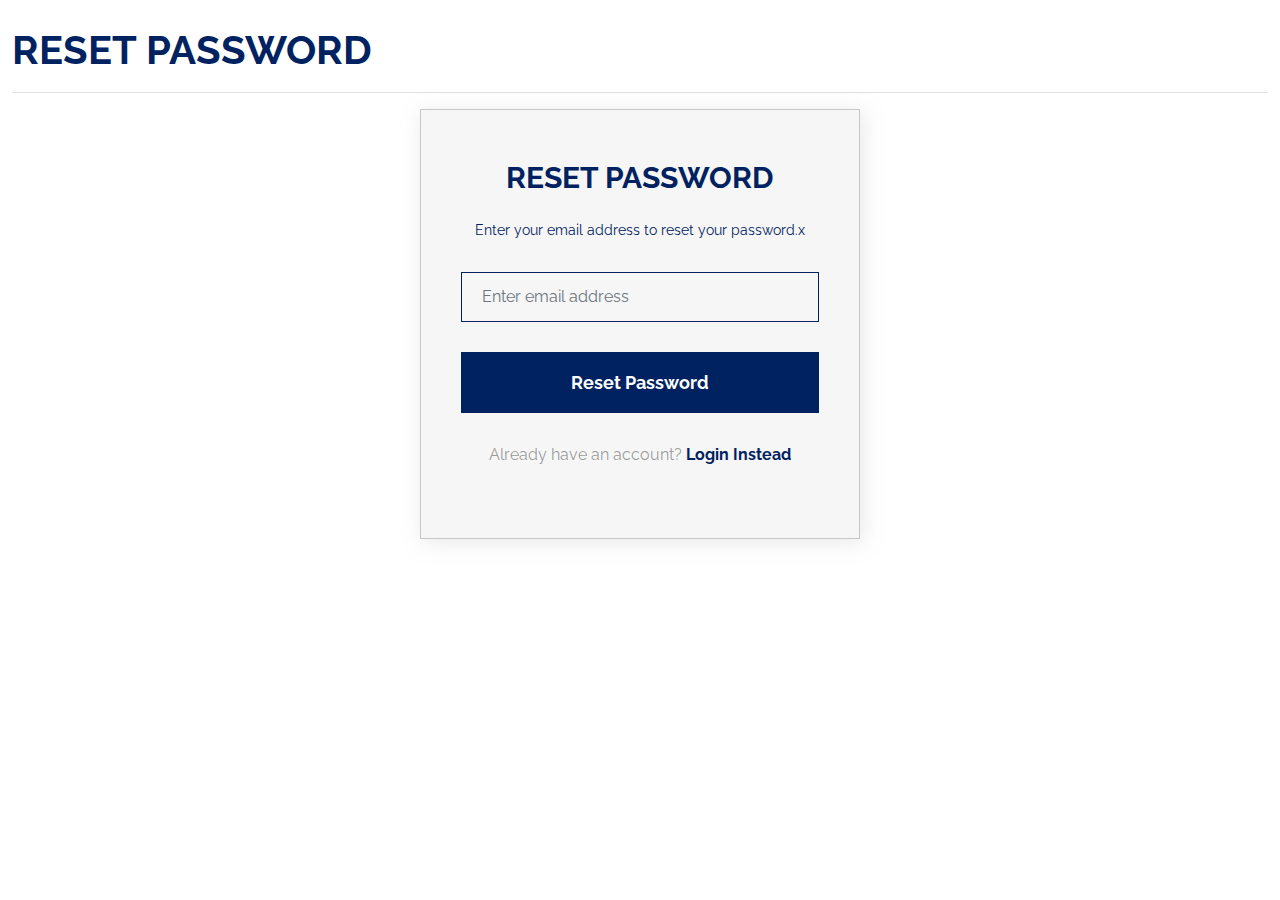
<file: forgot-password.html>
<!DOCTYPE html>
<html>
<head>
    <meta name="viewport" content="width=device-width, initial-scale=1">
    <link rel="stylesheet" href="https://cdnjs.cloudflare.com/ajax/libs/font-awesome/4.7.0/css/font-awesome.min.css">
	<link href="https://fonts.googleapis.com/css2?family=Raleway:ital,wght@0,300;0,400;0,500;0,600;0,700;1,300;1,400;1,500;1,600;1,700&display=swap" rel="stylesheet">     
    <title></title>

	<!-- jquery -->
	<script src="js/jquery-3.6.0.min.js"></script>
	<script src="js/bootstrap.js"></script>
	<script src="js/custom.js"></script>
	<!-- <script src="js/bootstrap.min.js"></script> -->

    <link rel="stylesheet" type="text/css" href="css/bootstrap.css">
    <link rel="stylesheet" type="text/css" href="css/dashboard.css">

    <!-- custom css -->
    <link rel="stylesheet" type="text/css" href="css/style.css">
    <link rel="stylesheet" type="text/css" href="css/responsive.css">



</head>
<body>
	<div class="container-fluid">
	  	<div class="row">
		    <div class="col-md-12 mb-5 credentials-pages">
		      	<div class="d-flex d-mobile-none  pt-3 pb-2 mb-3 border-bottom">
		        	<h1 class="text-uppercase">RESET PASSWORD</h1>
		    	</div>

		    	<div class="row align-items-center justify-content-center">
		    		<div class="col-lg-5">

		    			<div class="login-box text-center">
		    				<h2 class="mb-4">RESET PASSWORD</h2>
		    				<form class="row g-3">
		    					<p class="blue-text">Enter your email address to reset your password.x</p>

							  	<div class="col-12">
								    <input type="email" class="form-control" id="email-login" required placeholder="Enter email address">
							  	</div>

							  	<div class="col-12">
								    <a href="reset-password.html" class="btn-3 w-100 py-3" type="submit">Reset Password</a>
							  	</div>

							  	<div class="col-12">
								  	<p>Already have an account?  <a class="forgot-password" href="login.html">Login Instead</a></p>
							  	</div>
								  							  
							</form>	
		    			</div>
		    			
	    			</div>
	    		</div>

			</div>
		</div>
	</div>

	
</body>
</html>
</file>
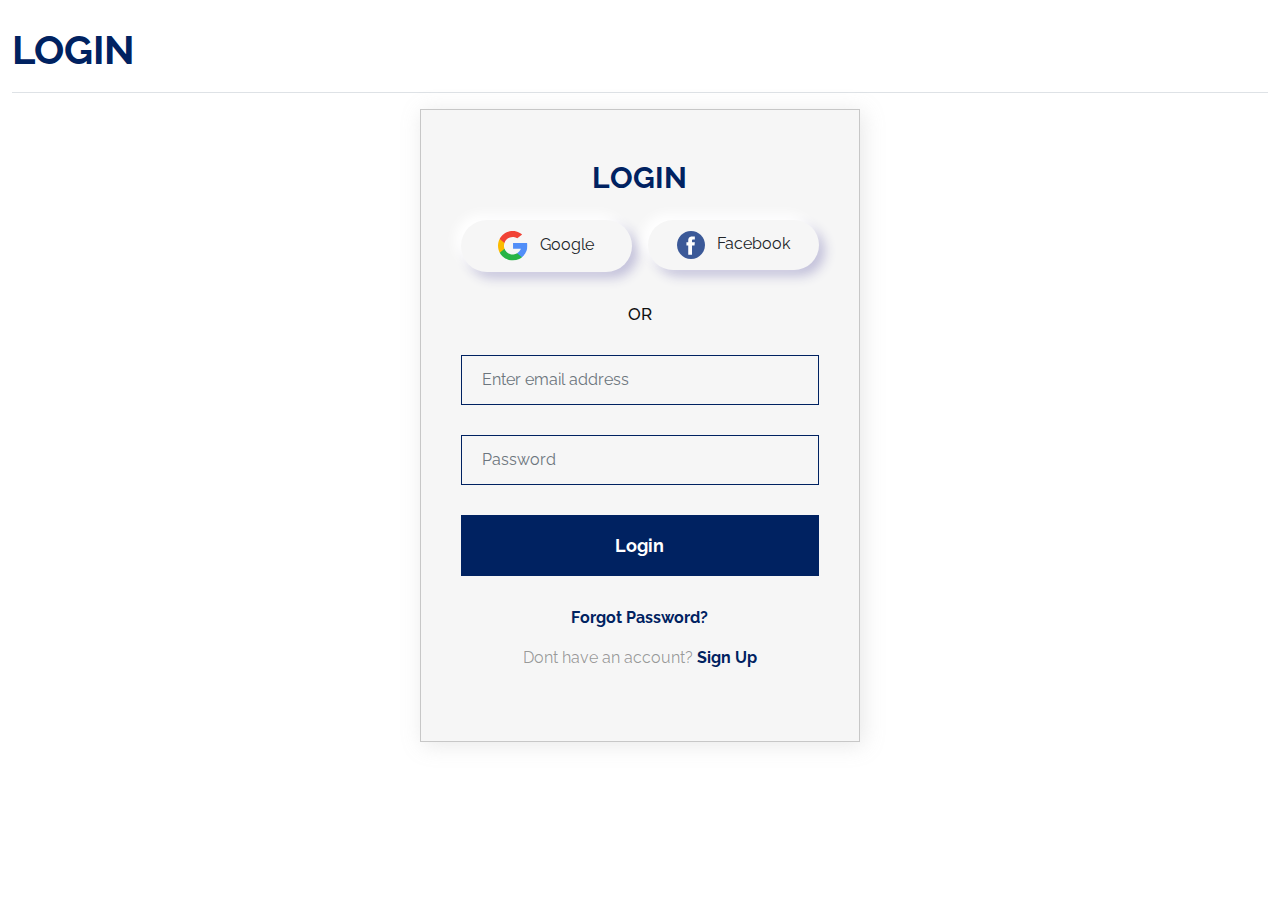
<file: login.html>
<!DOCTYPE html>
<html>
<head>
    <meta name="viewport" content="width=device-width, initial-scale=1">
    <link rel="stylesheet" href="https://cdnjs.cloudflare.com/ajax/libs/font-awesome/4.7.0/css/font-awesome.min.css">
	<link href="https://fonts.googleapis.com/css2?family=Raleway:ital,wght@0,300;0,400;0,500;0,600;0,700;1,300;1,400;1,500;1,600;1,700&display=swap" rel="stylesheet">     
    <title></title>

	<!-- jquery -->
	<script src="js/jquery-3.6.0.min.js"></script>
	<script src="js/bootstrap.js"></script>
	<script src="js/custom.js"></script>
	<!-- <script src="js/bootstrap.min.js"></script> -->

    <link rel="stylesheet" type="text/css" href="css/bootstrap.css">
    <link rel="stylesheet" type="text/css" href="css/dashboard.css">

    <!-- custom css -->
    <link rel="stylesheet" type="text/css" href="css/style.css">
    <link rel="stylesheet" type="text/css" href="css/responsive.css">



</head>
<body>
	<div class="container-fluid">
	  	<div class="row">
		    <div class="col-md-12 mb-5 credentials-pages">
		      	<div class="d-flex d-mobile-none  pt-3 pb-2 mb-3 border-bottom">
		        	<h1 class="text-uppercase">LOGIN</h1>
		    	</div>

		    	<div class="row align-items-center justify-content-center">
		    		<div class="col-lg-5">

		    			<div class="login-box text-center">
		    				<h2 class="mb-4">LOGIN</h2>
		    				<form class="row g-3">
							  	<div class="col-6 mb-3">
								    <button type="button" class="btn w-100 login-btn btn-block">
						                <span class="spacer-google-block">
						                	<img class="nav-icon me-2" src="images/icons-svg/google.svg" alt="">
						                	<span class="spacer-google">Google</span>
						                </span>
						            </button>							    
							  	</div>

								<div class="col-6 mb-3">
								    <button type="button" class="btn w-100 login-btn btn-block">
					                	<span class="spacer-google-block">
					                		<img class="nav-icon me-2" src="images/icons-svg/facebook.svg" alt="">
					                		<span class="spacer-google">Facebook</span></span>
					              	</button>
								</div>
								<h4 class="my-3">OR</h4>

							  	<div class="col-12">
								    <input type="email" class="form-control" id="email-login" placeholder="Enter email address" required>
							  	</div>
							  	<div class="col-12">
								    <input type="password" class="form-control" id="pwd" placeholder="Password" required>
							  	</div>

							  	<div class="col-12">
								    <button class="btn-3 w-100 py-3" type="submit">Login</button>
							  	</div>

							  	<div class="col-12">
								  	<p><a class="forgot-password" href="forgot-password.html">Forgot Password?</a></p>
								  	<p>Dont have an account? <a class="forgot-password" href="sign-up.html"> Sign Up</a></p>
							  	</div>
								  							  
							</form>	
		    			</div>
		    			
	    			</div>
	    		</div>

			</div>
		</div>
	</div>

	
</body>
</html>
</file>
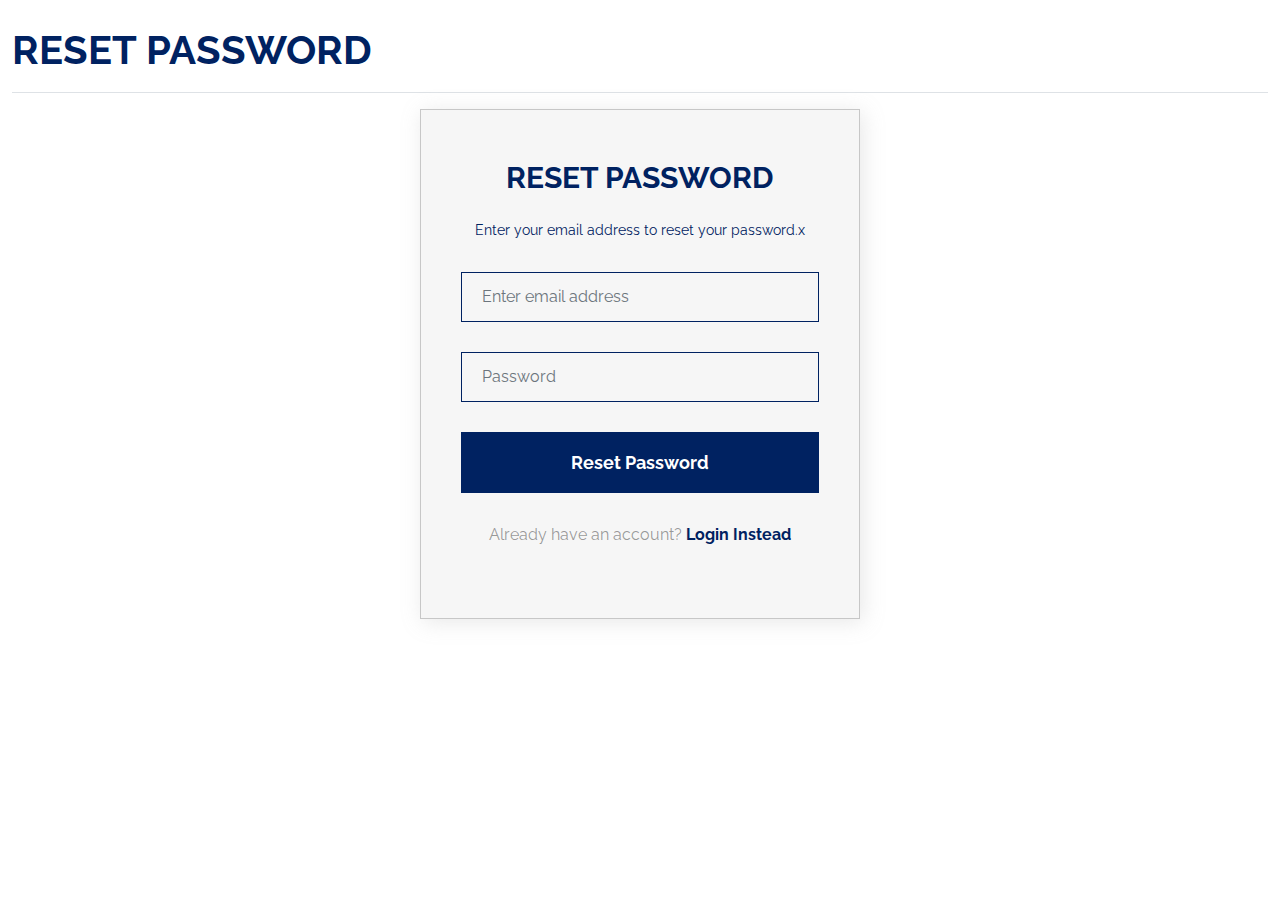
<file: reset-password.html>
<!DOCTYPE html>
<html>
<head>
    <meta name="viewport" content="width=device-width, initial-scale=1">
    <link rel="stylesheet" href="https://cdnjs.cloudflare.com/ajax/libs/font-awesome/4.7.0/css/font-awesome.min.css">
	<link href="https://fonts.googleapis.com/css2?family=Raleway:ital,wght@0,300;0,400;0,500;0,600;0,700;1,300;1,400;1,500;1,600;1,700&display=swap" rel="stylesheet">     
    <title></title>

	<!-- jquery -->
	<script src="js/jquery-3.6.0.min.js"></script>
	<script src="js/bootstrap.js"></script>
	<script src="js/custom.js"></script>
	<!-- <script src="js/bootstrap.min.js"></script> -->

    <link rel="stylesheet" type="text/css" href="css/bootstrap.css">
    <link rel="stylesheet" type="text/css" href="css/dashboard.css">

    <!-- custom css -->
    <link rel="stylesheet" type="text/css" href="css/style.css">
    <link rel="stylesheet" type="text/css" href="css/responsive.css">



</head>
<body>
	<div class="container-fluid">
	  	<div class="row">
		    <div class="col-md-12 mb-5 credentials-pages">
		      	<div class="d-flex d-mobile-none  pt-3 pb-2 mb-3 border-bottom">
		        	<h1 class="text-uppercase">RESET PASSWORD</h1>
		    	</div>

		    	<div class="row align-items-center justify-content-center">
		    		<div class="col-lg-5">

		    			<div class="login-box text-center">
		    				<h2 class="mb-4">RESET PASSWORD</h2>
		    				<form class="row g-3">
		    					<p class="blue-text">Enter your email address to reset your password.x</p>

							  	<div class="col-12">
								    <input type="email" class="form-control" id="email-login" required placeholder="Enter email address">
							  	</div>
							  	<div class="col-12">
								    <input type="password" class="form-control" id="pwd" placeholder="Password" name="pswd" required>
							  	</div>

							  	<div class="col-12">
								    <button class="btn-3 w-100 py-3" type="submit">Reset Password</button>
							  	</div>

							  	<div class="col-12">
								  	<p>Already have an account?  <a class="forgot-password" href="login.html">Login Instead</a></p>
							  	</div>
								  							  
							</form>	
		    			</div>
		    			
	    			</div>
	    		</div>

			</div>
		</div>
	</div>

	
</body>
</html>
</file>
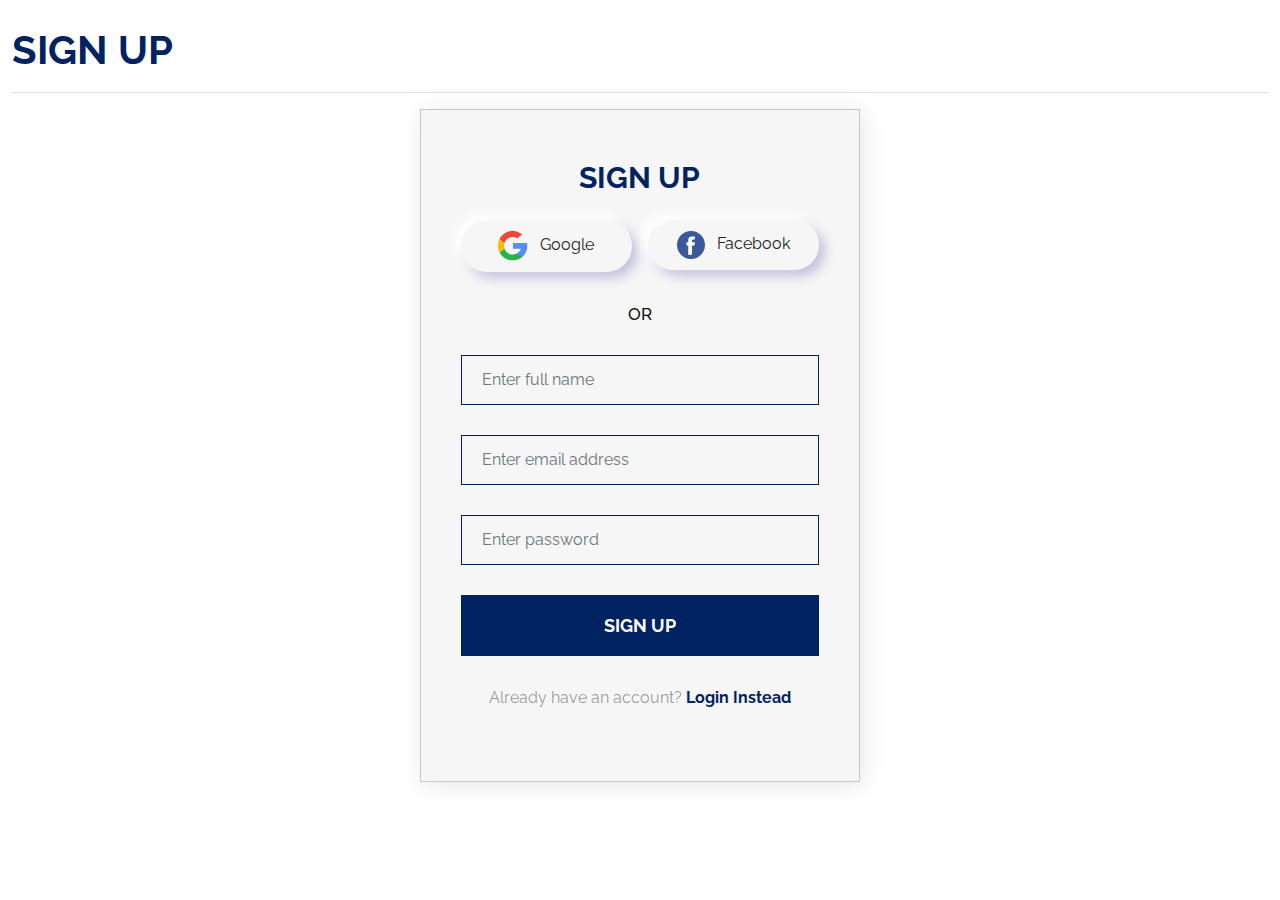
<file: sign-up.html>
<!DOCTYPE html>
<html>
<head>
    <meta name="viewport" content="width=device-width, initial-scale=1">
    <link rel="stylesheet" href="https://cdnjs.cloudflare.com/ajax/libs/font-awesome/4.7.0/css/font-awesome.min.css">
	<link href="https://fonts.googleapis.com/css2?family=Raleway:ital,wght@0,300;0,400;0,500;0,600;0,700;1,300;1,400;1,500;1,600;1,700&display=swap" rel="stylesheet">     
    <title></title>

	<!-- jquery -->
	<script src="js/jquery-3.6.0.min.js"></script>
	<script src="js/bootstrap.js"></script>
	<script src="js/custom.js"></script>
	<!-- <script src="js/bootstrap.min.js"></script> -->

    <link rel="stylesheet" type="text/css" href="css/bootstrap.css">
    <link rel="stylesheet" type="text/css" href="css/dashboard.css">

    <!-- custom css -->
    <link rel="stylesheet" type="text/css" href="css/style.css">
    <link rel="stylesheet" type="text/css" href="css/responsive.css">



</head>
<body>
	<div class="container-fluid">
	  	<div class="row">
		    <div class="col-md-12 mb-5 credentials-pages">
		      	<div class="d-flex d-mobile-none pt-3 pb-2 mb-3 border-bottom">
		        	<h1 class="text-uppercase">SIGN UP</h1>
		    	</div>

		    	<div class="row align-items-center justify-content-center">
		    		<div class="col-lg-5">

		    			<div class="login-box text-center">
		    				<h2 class="mb-4">SIGN UP</h2>
		    				<form class="row g-3">
							  	<div class="col-6 mb-3">
								    <button type="button" class="btn w-100 login-btn btn-block">
						                <span class="spacer-google-block">
						                	<img class="nav-icon me-2" src="images/icons-svg/google.svg" alt="">
						                	<span class="spacer-google">Google</span>
						                </span>
						            </button>							    
							  	</div>

								<div class="col-6 mb-3">
								    <button type="button" class="btn w-100 login-btn btn-block">
					                	<span class="spacer-google-block">
					                		<img class="nav-icon me-2" src="images/icons-svg/facebook.svg" alt="">
					                		<span class="spacer-google">Facebook</span></span>
					              	</button>
								</div>
								<h4 class="my-3">OR</h4>

							  	<div class="col-12">
								    <input type="text" class="form-control" id="name" required placeholder="Enter full name">
							  	</div>
							  	<div class="col-12">
								    <input type="email" class="form-control" id="email" required placeholder="Enter email address">
							  	</div>
							  	<div class="col-12">
								    <input type="password" class="form-control" id="pwd" placeholder="Enter password" name="pswd" required>
							  	</div>

							  	<div class="col-12">
								    <button class="btn-3 w-100 py-3" type="submit">SIGN UP</button>
							  	</div>

							  	<div class="col-12">
								  	<p>Already have an account?  <a class="forgot-password" href="login.html">Login Instead</a></p>
							  	</div>
								  							  
							</form>	
		    			</div>
		    			
	    			</div>
	    		</div>

			</div>
		</div>
	</div>

	
</body>
</html>
</file>
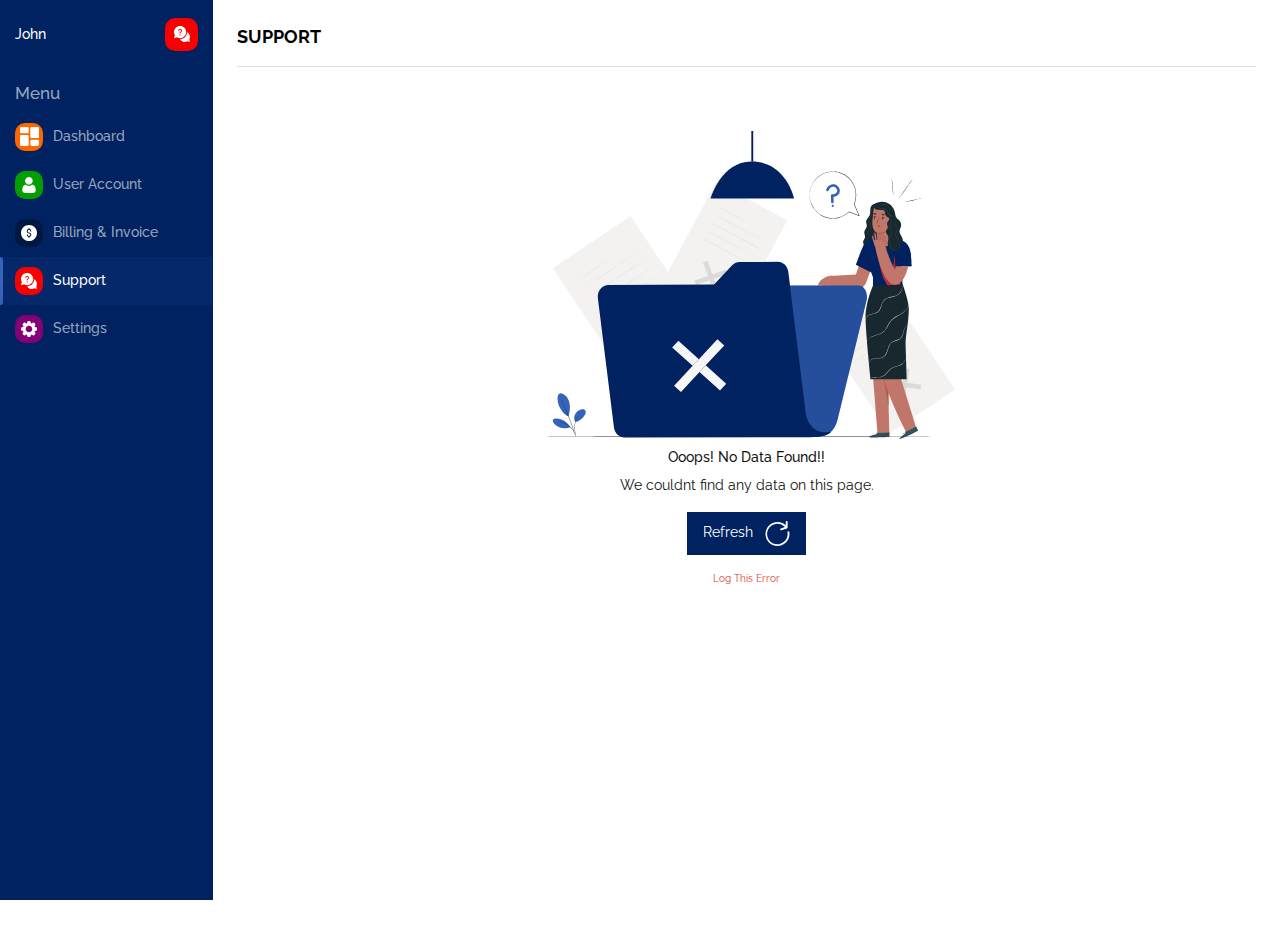
<file: support-no-data-found.html>
<!DOCTYPE html>
<html>
<head>
    <meta name="viewport" content="width=device-width, initial-scale=1.0, maximum-scale=1.0, user-scalable=0">
    <link rel="stylesheet" href="https://cdnjs.cloudflare.com/ajax/libs/font-awesome/4.7.0/css/font-awesome.min.css">
	<link href="https://fonts.googleapis.com/css2?family=Raleway:ital,wght@0,300;0,400;0,500;0,600;0,700;1,300;1,400;1,500;1,600;1,700&display=swap" rel="stylesheet">     
    <title></title>

	<!-- jquery -->
	<script src="js/jquery-3.6.0.min.js"></script>
	<script src="js/bootstrap.js"></script>
	<script src="js/custom.js"></script>
	<!-- <script src="js/bootstrap.min.js"></script> -->

    <link rel="stylesheet" type="text/css" href="css/bootstrap.css">
    <link rel="stylesheet" type="text/css" href="css/dashboard.css">

    <!-- custom css -->
    <link rel="stylesheet" type="text/css" href="css/style.css">
    <link rel="stylesheet" type="text/css" href="css/responsive.css">

</head>
<body>
	<div class="container-fluid">
	  	<div class="row">
	    	<nav id="sidebarMenu" class="col-md-3 col-lg-2 d-md-block sidebar collapse pt-0">
	      		<div class="position-sticky pt-3">
	      			<div class="sidebar-header">
	      				<div class="sidebar-header-wrap">
	      					<div class="user-details text-white">
	      						<h3>John</h3>
	      						<!-- <p class="off-white">johnstones@gmail.com</p> -->
	      					</div>
	      					<div class="icon red-new-bg"><img src="images/icons-svg/help.svg" alt=""></div>
	      					<div class="close-sidebar ms-auto">
	      						<button><img src="images/icons/close-white-bg.png" alt=""></button>
	      					</div>
	      				</div>
	      			</div>
		      		<h4 class="off-white">Menu</h4>
	        		<ul class="nav flex-column">
			          	<li class="nav-item">
			            	<a class="nav-link" aria-current="page" href="index.html">
			              		<div class="icon orange-bg"><img src="images/icons-svg/dashboard.svg" alt=""></div>
			             		Dashboard
			            	</a>
			          	</li>
	          			<li class="nav-item">
	            			<a class="nav-link" href="user-account.html">
	              				<div class="icon green-bg"><img src="images/icons-svg/user.svg" alt=""></div>
              					User Account
			            	</a>
			          	</li>
				        <li class="nav-item">
				            <a class="nav-link" href="billing.html">
				              	<div class="icon dark-blue-bg"><img src="images/icons-svg/billing.svg" alt=""></div>
				              	Billing & Invoice
				            </a>
				        </li>
			          	<li class="nav-item">
			            	<a class="nav-link active" href="support.html">
			              		<div class="icon red-new-bg"><img src="images/icons-svg/help.svg" alt=""></div>
			              		Support
			            	</a>
			          	</li>
			          	<li class="nav-item">
				            <a class="nav-link" href="settings.html">
				              	<div class="icon purple-bg"><img src="images/icons-svg/settings.svg" alt=""></div>
				             	Settings
				            </a>
			          	</li>
	        		</ul>	        
		      	</div>
		    </nav>
		    <!-- nav-end -->

		    <main class="col-md-9 ms-sm-auto col-lg-10 px-md-4 mb-5">
		    	<div class="mobile-header">
		    		<div class="row">
		    			<div class="col-6 d-flex align-items-center">
		    				<button class="navbar-toggler d-md-none" type="button" data-bs-toggle="collapse" data-bs-target="#sidebarMenu" aria-controls="sidebarMenu" aria-expanded="true" aria-label="Toggle navigation">
								<img src="images/icons-svg/menu-bar.svg" align="">
							</button>
							<div class="logo-wrap">
								<a class="logo" href="#">
									<img src="images/logo.svg" align="">
								</a>
							</div>
		    			</div>
		    			<div class="col-6 text-right">
		    				<h3>John</h3>
		    				<p class="tiny-text">johnstones@gmail.com</p>
		    			</div>
		    		</div>			    	
		    	</div>
		    	<!-- mobile-header-end -->

		      	<div class="d-flex justify-content-between flex-wrap flex-md-nowrap align-items-center pt-3 pb-2 mb-3 border-bottom">
		        	<h1 class="text-uppercase">SUPPORT</h1>
		    	</div>

		    	<div class="row">
		    		<div class="col-lg-12">

		    			<div class="no-found-box text-center mt-5">
		    				<img src="images/no-data-found.svg" alt="">
		    				<h3>Ooops! No Data Found!!</h3>
		    				<p>We couldnt find any data on this page.</p>
		    				<button type="submit" class="btn-3 text-center mb-3">Refresh
		    					<img class="ms-2" src="images/icons-svg/refresh.svg" alt="">
		    					<img class="ms-2 refresh-blue" src="images/icons/refresh-blue.png" alt="">
		    				</button>
		    				<p class="tiny-text red-text">Log This Error</p>
		    			</div>
		    			
	    			</div>
	    		</div>

			</main>
		</div>
	</div>

	
</body>
</html>
</file>
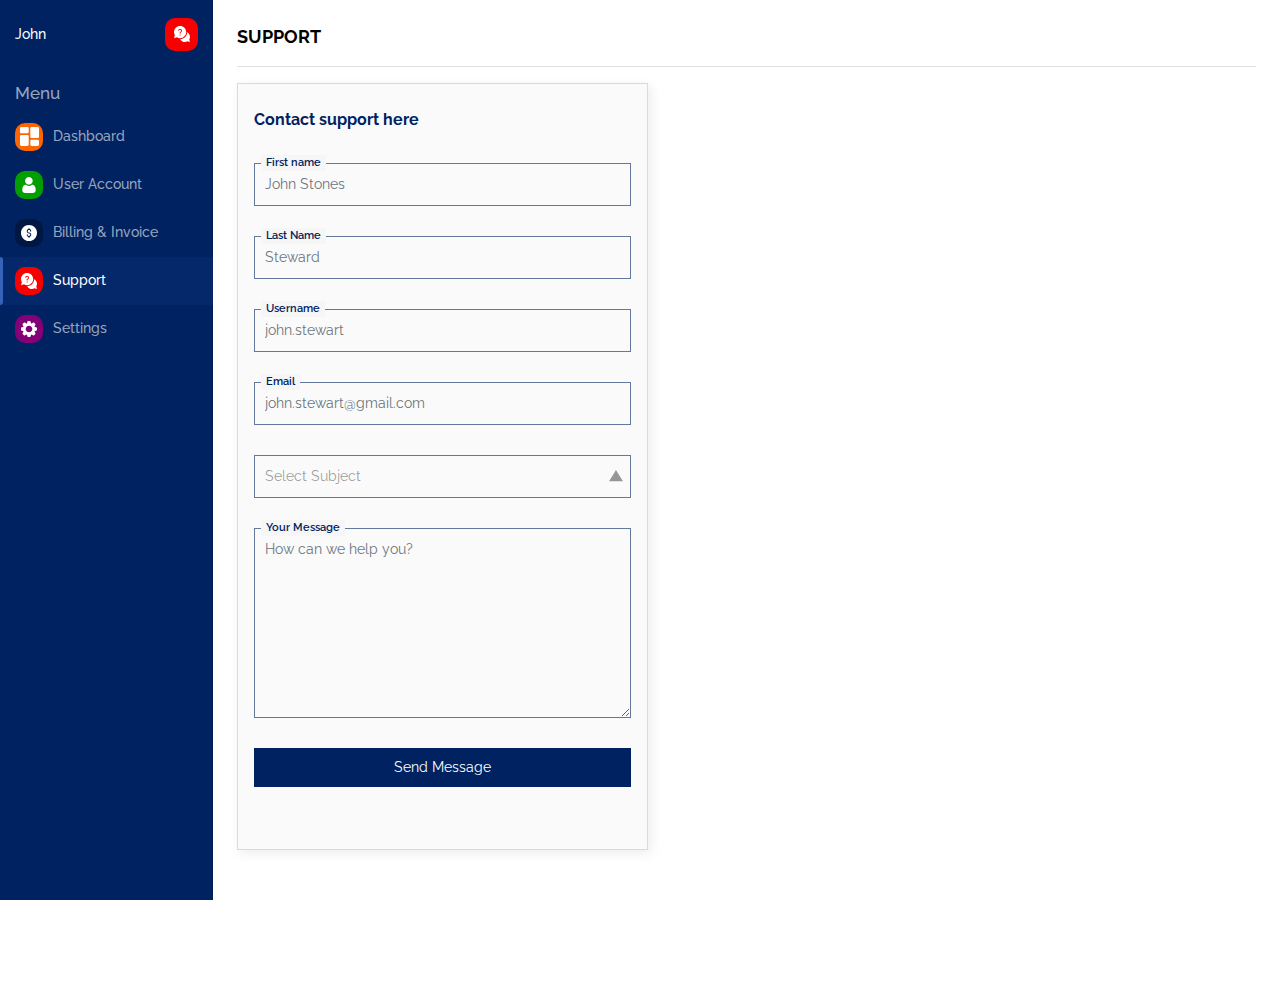
<file: support.html>
<!DOCTYPE html>
<html>
<head>
    <meta name="viewport" content="width=device-width, initial-scale=1.0, maximum-scale=1.0, user-scalable=0">
    <link rel="stylesheet" href="https://cdnjs.cloudflare.com/ajax/libs/font-awesome/4.7.0/css/font-awesome.min.css">
	<link href="https://fonts.googleapis.com/css2?family=Raleway:ital,wght@0,300;0,400;0,500;0,600;0,700;1,300;1,400;1,500;1,600;1,700&display=swap" rel="stylesheet">     
    <title></title>

	<!-- jquery -->
	<script src="js/jquery-3.6.0.min.js"></script>
	<script src="js/bootstrap.js"></script>
	<script src="js/custom.js"></script>
	<!-- <script src="js/bootstrap.min.js"></script> -->

    <link rel="stylesheet" type="text/css" href="css/bootstrap.css">
    <link rel="stylesheet" type="text/css" href="css/dashboard.css">

    <!-- custom css -->
    <link rel="stylesheet" type="text/css" href="css/style.css">
    <link rel="stylesheet" type="text/css" href="css/responsive.css">



</head>
<body>
	<div class="container-fluid">
	  	<div class="row">
	    	<nav id="sidebarMenu" class="col-md-3 col-lg-2 d-md-block sidebar collapse pt-0">
	      		<div class="position-sticky pt-3">
	      			<div class="sidebar-header">
	      				<div class="sidebar-header-wrap">
	      					<div class="user-details text-white">
	      						<h3>John</h3>
	      						<!-- <p class="off-white">johnstones@gmail.com</p> -->
	      					</div>
	      					<div class="icon red-new-bg"><img src="images/icons-svg/help.svg" alt=""></div>
	      					<div class="close-sidebar ms-auto">
	      						<button><img src="images/icons-svg/close-white-bg.svg" alt=""></button>
	      					</div>
	      				</div>
	      			</div>
		      		<h4 class="off-white">Menu</h4>
	        		<ul class="nav flex-column">
			          	<li class="nav-item">
			            	<a class="nav-link" aria-current="page" href="index.html">
			              		<div class="icon orange-bg"><img src="images/icons-svg/dashboard.svg" alt=""></div>
			             		Dashboard
			            	</a>
			          	</li>
	          			<li class="nav-item">
	            			<a class="nav-link" href="user-account.html">
	              				<div class="icon green-bg"><img src="images/icons-svg/user.svg" alt=""></div>
              					User Account
			            	</a>
			          	</li>
				        <li class="nav-item">
				            <a class="nav-link" href="billing.html">
				              	<div class="icon dark-blue-bg"><img src="images/icons-svg/billing.svg" alt=""></div>
				              	Billing & Invoice
				            </a>
				        </li>
			          	<li class="nav-item">
			            	<a class="nav-link active" href="support.html">
			              		<div class="icon red-new-bg"><img src="images/icons-svg/help.svg" alt=""></div>
			              		Support
			            	</a>
			          	</li>
			          	<li class="nav-item">
				            <a class="nav-link" href="settings.html">
				              	<div class="icon purple-bg"><img src="images/icons-svg/settings.svg" alt=""></div>
				             	Settings
				            </a>
			          	</li>
	        		</ul>	        
		      	</div>
		    </nav>
		    <!-- nav-end -->

		    <main class="col-md-9 ms-sm-auto col-lg-10 px-md-4 mb-5">
		    	<div class="mobile-header">
		    		<div class="row">
		    			<div class="col-6 d-flex align-items-center">
		    				<button class="navbar-toggler d-md-none" type="button" data-bs-toggle="collapse" data-bs-target="#sidebarMenu" aria-controls="sidebarMenu" aria-expanded="true" aria-label="Toggle navigation">
								<img src="images/icons/menu-bar.png" align="">
							</button>
							<div class="logo-wrap">
								<a class="logo" href="#">
									<img src="images/logo.png" align="">
								</a>
							</div>
		    			</div>
		    			<div class="col-6 text-right">
		    				<h3>John</h3>
		    				<p class="tiny-text">johnstones@gmail.com</p>
		    			</div>
		    		</div>			    	
		    	</div>
		    	<!-- mobile-header-end -->

		      	<div class="d-flex justify-content-between flex-wrap flex-md-nowrap align-items-center pt-3 pb-2 mb-3 border-bottom">
		        	<h1 class="text-uppercase">SUPPORT</h1>
		    	</div>

		    	<div class="row">
		    		<div class="col-lg-5">
		    			<div class="card p-3">
		    				<div class="d-flex">
			    				<h2>Contact support here</h2>
			    			</div>

			    			<form class="row g-3 custom-form mt-4">
							  	<div class="form-group">
								    <label for="">First name</label>
								    <input type="text" class="form-control" id="" aria-describedby="" placeholder="John Stones" required>
								</div>

								<div class="form-group">
								    <label for="">Last Name</label>
								    <input type="text" class="form-control" id="" aria-describedby="" placeholder="Steward" required>
								</div>

								<div class="form-group">
								    <label for="">Username</label>
								    <input type="text" class="form-control" id="" aria-describedby="" placeholder="john.stewart" required>
								</div>

								<div class="form-group">
								    <label for="">Email</label>
								    <input type="email" class="form-control" id="" aria-describedby="" placeholder="john.stewart@gmail.com" required>
								</div>		

								<div class="form-group">
									<select class="form-select" id="inputGroupSelect04" aria-label="Example select with button addon" required>
									    <option selected>Select Subject</option>
									    <option value="1">One</option>
									    <option value="2">Two</option>
									    <option value="3">Three</option>
								  	</select>
								</div>						

								<div class="form-group">
									<label for="">Your Message</label>
									<textarea class="form-control" id="exampleFormControlTextarea1" rows="8" placeholder="How can we help you?" required></textarea>
								</div>	
								
								<div class="form-group">
									<button type="submit" class="btn-3 w-100 text-center mb-3">Send Message</button>
								</div>
							</form>
			    			


		    			</div>
	    			</div>
	    		</div>

			</main>
		</div>
	</div>

	
</body>
</html>
</file>
<file: css/dashboard.css>
body {
  font-size: .875rem;
}

.feather {
  width: 16px;
  height: 16px;
  vertical-align: text-bottom;
}

/*
 * Sidebar
 */

.sidebar {
  position: fixed;
  top: 0;
  /* rtl:raw:
  right: 0;
  */
  bottom: 0;
  /* rtl:remove */
  left: 0;
  z-index: 100; /* Behind the navbar */
  padding: 48px 0 0; /* Height of navbar */
  box-shadow: inset -1px 0 0 rgba(0, 0, 0, .1);
}

@media (max-width: 767.98px) {
  .sidebar {
    top: 5rem;
  }
}

.sidebar-sticky {
  position: relative;
  top: 0;
  height: calc(100vh - 48px);
  padding-top: .5rem;
  overflow-x: hidden;
  overflow-y: auto; /* Scrollable contents if viewport is shorter than content. */
}

.sidebar .nav-link {
  font-weight: 500;
  color: #333;
}

.sidebar .nav-link .feather {
  margin-right: 4px;
  color: #727272;
}

.sidebar .nav-link.active {
  color: #007bff;
}

.sidebar .nav-link:hover .feather,
.sidebar .nav-link.active .feather {
  color: inherit;
}

.sidebar-heading {
  font-size: .75rem;
  text-transform: uppercase;
}

/*
 * Navbar
 */

.navbar-brand {
  padding-top: .75rem;
  padding-bottom: .75rem;
  font-size: 1rem;
  background-color: rgba(0, 0, 0, .25);
  box-shadow: inset -1px 0 0 rgba(0, 0, 0, .25);
}

.navbar .navbar-toggler {
  top: .25rem;
  right: 1rem;
}

.navbar .form-control {
  padding: .75rem 1rem;
  border-width: 0;
  border-radius: 0;
}

.form-control-dark {
  color: #fff;
  background-color: rgba(255, 255, 255, .1);
  border-color: rgba(255, 255, 255, .1);
}

.form-control-dark:focus {
  border-color: transparent;
  box-shadow: 0 0 0 3px rgba(255, 255, 255, .25);
}
</file>
<file: css/style.css>
body{background:#ffffff; margin:0; padding:0;  color:#111; font-size: 14px;font-family: 'Raleway', sans-serif;
 -webkit-font-smoothing:antialiased;  -webkit-text-size-adjust:none; } 
a{text-decoration:none;outline: none; color:#111;display: inline-block;}
button{outline: none;  -moz-appearance: none; -webkit-appearance: none;-ms-appearance: none;appearance: none;}
img{border:none; outline:none;  max-width: 100%; height: auto;}
*{box-sizing: border-box; -moz-box-sizing: border-box;
-webkit-box-sizing: border-box; -ms-box-sizing: border-box;}
input[type="submit"], a:hover{
-moz-appearance: none;-webkit-appearance: none;appearance: none; 
transition:all 0.3s ease 0s; -webkit-transition: all 0.3s ease 0s; 
-moz-transition: all 0.3s ease 0s; -ms-transition: all 0.3s ease 0s;
-o-transition: all 0.3s ease 0s;}
h1,h2,h3,h4,h5{font-family: 'Raleway', sans-serif;margin: 10px 0;}
h1{font-weight: bold;font-size: 18px;color: #000000;}
h2{font-weight: bold;font-size: 16px;color: #002261;}
h3{font-size: 14px;}
h4{font-size: 1.2em;}
h5{font-size: 12px;}


input, textarea {background: #ffffff none repeat scroll 0 0;border: 1px solid #e9e9e9;font-size: 12px;
    min-height: 35px;padding: 8px 10px;width: 270px; border-radius: 0;-moz-border-radius: 0;
    -webkit-border-radius: 0;-ms-border-radius: 0;}
input[type="checkbox"],input[type="radio"]{width: auto; height: auto; padding: 0;}
textarea{height: 114px;}
select {-moz-appearance: none;-webkit-appearance: none;appearance: none;-ms-appearance: none; 
    background: #ffffff url("images/drop_down.png") no-repeat scroll right center;
    border: 1px solid #e9e9e9;color: #58595b;font-family: 'Raleway', sans-serif;
    font-size: 12px;height:35px;width: 114px;margin: 0 0;}
ul{padding: 0 0 0 10px;}
ul li{padding: 0 0 4px;}
.aligncenter{display: block;margin:0 auto; float: none;}
.alignright{float:right; margin-left:10px; }
.alignleft{float: left; margin-right:10px;}
.text-right{text-align: right;}
a{color:#002261CC;}
/*-------------------*/
.container{margin: 0 auto; width: 100%;}

/*---color's----*/
.orange-bg{background: #FF6600;}
.green-bg{background: #039F00;}
.blue-bg{background: #002261;}
.red-bg{background: #FF0202;}
.light-blue-bg{background: #007EF9;}
.dark-blue-bg{background: #001741;}
.red-new-bg{background: #F90000;}
.purple-bg{background: #830076;}

/*--text-color--*/
.off-white{color: rgba(255,255,255,0.6);}
.green-text{color: #25AD0E;}
.blue-text{color: #002261;}
.red-text{color: #D93A30;}
.light-text{ color: #C3C5C2;}

/*----buttons-----*/
.add-btn{background: #25AD0E;font-size: 12px;padding:5px 10px;color: #ffffff !important;border-radius: 10px;
min-width: 65px;}
a.add-btn.red-bg {min-width: 75px; background-color: #ff0000; }
.add-btn:hover,a.add-btn.red-bg:hover{background-color: #000;}
.add-comment {background: rgba(0, 0, 0, 0.1);padding:5px 10px;border-radius: 10px;}

.login-btn{background: #F6F6F6;box-shadow: -6px -6px 12px #FFFFFF, 6px 6px 12px #C2C0DA;border-radius: 50px;
padding: 10px 20px;}
.login-btn:hover {background-color: #002261; color: #ffffff; }

/*------header----------*/
.mobile-header {padding: 10px 0; display: none;}
.mobile-header h3{color: #002261;font-weight: 700;}
.mobile-header p{margin-bottom: 0;}
.mobile-header button.navbar-toggler{padding: 0;margin-right: 15px;outline: none !important; box-shadow: none !important;}

.close-sidebar{display: none;}
.close-sidebar button{background-color: transparent;border:none;outline: none;box-shadow: none;}

/*--------sidebar---------*/
.sidebar{background: #002261;}
.sidebar-header-wrap {display: flex; align-items: center; padding: 0 15px; margin-bottom: 30px;} 
.sidebar-header .icon{width: 33px;height: 33px;border-radius: 10px;margin-left: auto;
	justify-content: center;align-items: center;display: flex;}
.sidebar-header-wrap h3{font-size: 1em;}
.sidebar-header-wrap p{font-size: 10px;}
.sidebar h4{padding: 0 15px;}
ul.nav li{padding: 0;}
ul.nav li .nav-link{display: flex;align-items: center; color:rgba(255,255,255,0.6);font-size: 1em;padding:10px 15px;}
ul.nav .icon{margin-right:10px;  width: 28px;height: 28px;border-radius: 10px;display: flex;align-items: center;justify-content: center;}

.sidebar .nav-link.active,ul.nav li .nav-link:hover{position: relative;color: #ffffff;background: #3563B71A;}
.sidebar ul.nav li .nav-link.active::before,.sidebar ul.nav li .nav-link:hover::before{width: 3px;height: 100%;position: absolute; left: 0; top: 0;content: '';
background: #3563B7;border-radius: 0px 3px 3px 0px;transform: matrix(1, 0, 0, -1, 0, 0);}

/*-------common css---------*/
.tiny-text{font-size: 10px;}
.ml-auto{margin-left: auto;}
.semi-bold{font-weight: 600;}
.font-bold{font-weight: 700;}
.card{background: #FaFaFa;box-shadow: 3px 3px 10px rgba(164, 164, 164, 0.20);border-radius: 0;}
.card .card-header{background-color: transparent;border: none;}
.media {display: -webkit-box; display: -ms-flexbox; display: flex; -webkit-box-align: start; -ms-flex-align: start;
    align-items: flex-start; border-top: 1px solid rgba(1, 1, 1, 0.3);padding:10px 0; }
.media:first-child{border-top: none;}
.avatar, .avatar>img {height: 3.125rem; min-height: 3.125rem; width: 3.125rem; min-width: 3.125rem; border-radius: 10px;
 background: #f5f6fa; display: inline-block; position: relative; line-height: 0; }
.media p.mb-2{line-height: 1.95;}

/*-----------Dashboard----------*/
.dashboard-activity-details{margin: 0 -8px;display: flex;overflow-x: auto;}
.activity-details-box{width: 14.26%;min-width: 150px;display: inline-block;padding: 0 8px; margin-bottom: 16px;}
.activity-details-box .card{padding: 10px;height: 100%;}
.activity-details-box h3{font-size: 30px;font-family: Arial; font-style: normal; font-weight: bold;color:#00000066;}
.activity-details-box .card .card-header{padding:0;}
.activity-details-box .card .card-body{padding: 0;}
.activity-details-box .card .card-body p{font-size: 10px;margin: 0;}
.activity-details-box .card .card-body .col-6 h3{font-size: 20px; margin: 0;}

/*-----calendar----*/
.calendar-wrap{position: relative;}
.date-box{font-size: 12px;background: #F6F6F6;border:1px solid #DADADA;display: inline-block;padding: 10px 15px;
border-radius: 6px; line-height: 14px;color: rgba(0, 34, 97, 0.6);cursor: pointer;}
 .calendar-wrap .ui.form{padding:15px; background: #FFFFFF; box-shadow: 3px 3px 20px rgba(164, 164, 164, 0.25); 
 	min-width: 400px;position: absolute;left: 0; top: 40px; z-index: 999;display: none;}
 .calendar-wrap .ui.form.open{display: inline-block;}
.ui.form input[type=text] {padding: 10px 10px !important;background: #F6F6F6;border-radius: 6px;border: 1px solid rgba(0, 0, 0, 0.125);}
.ui.form .ui.input.dark input[type=text]{   background: #002261;color: #fff;}
.ui.input.left.icon i.fa {position: absolute; bottom: 10px; right: 10px; }
.ui.form .ui.input.dark i.fa {color: #fff;}
.ui.form .ui.input.dark input[type=text]::-webkit-input-placeholder { color: #ffffff;}
.ui.form .ui.input.dark input[type=text]moz-placeholder { color: #ffffff;}
.ui.form .ui.input.dark input[type=text]:-ms-input-placeholder { color: #ffffff;}
.ui.form .ui.input.dark input[type=text]:-moz-placeholder { color: #ffffff;}

/*---------------*/
.card .card-header .icon.rounded-circle{display: flex;align-items: center;justify-content: center;
 width: 20px; height: 20px; background: #002261;}
 .card .card-header .card-header-wrap{ border-bottom: 1px solid rgba(1, 1, 1, 0.3);  }
 .follow-tab .media-body {width: 100%; }
.media-body h6{font-size: 12px}
.media-body  p,.activity-btn a{font-size: 9px;}
.offer-icon{width: 44px;height: 44px;display: flex;align-items: center;justify-content: center;font-size: 10px; color: #ffffff;}
.nav-pills{border-bottom: 1px solid rgba(1,1,1,0.3);}
.nav-pills li{width: 33.33%;text-align: center;font-weight: 600;position: relative;}
ul.follow-list-options{margin: 0;padding: 0;text-align: center;}
.follow-list-options li{width: 60px;height: 60px;display: inline-block;}
.follow-list-options li a{background: #F6F6F6;border: 1px solid #dadada;text-align: center;width: 100%;height: 100%;
	display: inline-block;list-style: none;font-size: 9px;padding: 8px;margin-bottom: 10px;}
.follow-list-options li a span{font-size: 16px;font-weight: 700;color: rgba(0,0,0,0.6);}
.follow-list-options li a:hover{background-color: #ffffff;}

/*---------------*/
.follow-tab ul.nav li .nav-link,.shares-tab ul.nav li .nav-link{color: rgba(0,0,0,0.4);font-size: 10px;font-weight: 700;
	position: relative;width: 100%; margin: 0;}
.follow-tab ul.nav li .nav-link.active::before,.follow-tab ul.nav li .nav-link:hover::before,
.shares-tab ul.nav li .nav-link.active::before,.shares-tab ul.nav li .nav-link:hover::before
{position: absolute;width: 100%;height: 2px;
	bottom: -1px;left: 0;content: ''; background-color: #002261;;}
.follow-tab .nav-pills .nav-link.active, .nav-pills .show > .nav-link,.follow-tab ul.nav li .nav-link:hover,
.shares-tab .nav-pills .nav-link.active,.shares-tab  ul.nav li .nav-link:hover{background-color: transparent;color: #002261;}
.shares-tab .nav-pills li{width: 50%;}

/*-------graph--------*/
.graph-tab ul.nav li{width: 20%;text-align: center;}
.graph-tab ul.nav li .nav-link{color: rgba(0,0,0,0.4);font-size: 10px;font-weight: 700;position: relative;width: 100%;
 margin: 0;display: inline-block;}
.graph-tab ul.nav li .nav-link.active::before,.graph-tab ul.nav li .nav-link:hover::before{position: absolute;width: 100%;height: 2px;
	bottom: -1px;left: 0;
	content: ''; background-color: #002261;;}
.graph-tab .nav-pills .nav-link.active, .nav-pills .show > .nav-link,
.graph-tab ul.nav li .nav-link:hover{background-color: transparent;color: #002261;}
.graph-specification{list-style: none;padding: 0}
.graph-specification li{display: inline-block;margin-right: 10px;}
.graph-specification .dot{width: 7px;height: 7px;display: inline-block;margin-left: 10px;vertical-align: middle;}
.tab-navigation select {width: 100%;border: 0.5px solid #BEBEBE;background-color: transparent;color: rgba(0, 34, 97, 0.6);
	font-size: 12px;border-radius: 5px;padding: 10px 15px;margin:20px 0;outline: none !important;
    background: url(../images/icons/select-down.png) no-repeat 95% center;}

/*-------home-modal---------*/
.modal .modal-sm .modal-body{height: 100vh;overflow-y: auto;}
.modal .search-box .form-label{display: none;}
.modal .search-box input.form-control{background: rgba(0, 34, 97, 0.05); width: 100%; border-radius: 10px;
    background: url(../images/icons/search.png) no-repeat 95% center;margin-bottom: 10px;}

.modal_full-view button.btn-close {background: transparent; opacity: 1; width: 21px; height: 21px; padding: 0;
box-shadow: none !important;}

/*-------Dashboard-404-----*/
.not-found-content{padding: 30px 0;text-align: center;width: 180px;margin: 0 auto;}
.not-found-content h3{font-weight: bold; font-size: 16px; line-height: 16px;margin: 10px 0;}
.not-found-content .light-text p{font-size: 12px;}
.not-found-content p a{font-weight: bold; font-size: 10px; line-height: 16px;color: #002261;}

.follow-tab .nav-pills {flex-wrap: unset; justify-content: space-between; overflow-x: auto; width: 100%; overflow-y: hidden;}
.follow-tab li.nav-item {width: auto; }

/*-----------billing-------------*/
.Package-box-wrap {display: flex; margin: 0 -10px;padding-top: 50px; }
.Package-box-col {width: 33.33%; display: inline-block; padding: 0 10px; position: relative; }

.Package-box {box-shadow: 0px 0px 15px 0px #00226133;background-color: #ffffff;transition:all 0.3s ease 0s; 
	-webkit-transition: all 0.3s ease 0s; -moz-transition: all 0.3s ease 0s; -ms-transition: all 0.3s ease 0s;
-o-transition: all 0.3s ease 0s; height: 100%; padding-bottom: 55px;}
.Package-box:hover{transform: scale(1.3); position: relative;z-index: 99;}
.Package-box .Package-header{background: url(../images/icons/Package-header-bg.png) no-repeat; background-size: cover;
	display: inline-block;width: 100%;}
.Package-box .Package-header h2{color: #ffffff;font-size: 18px;font-weight: 700;padding: 15px;margin-top:15px;}
.Package-box .Package-body{padding: 15px;}
.Package-box .Package-body h3{border-bottom: 1px solid rgba(0, 34, 97, 0.4); text-align: center;margin: 0;padding: 15px 0;
color: #002261;}
.Package-box .Package-body h3 span.big-text{font-size: 44px;font-weight: 700;font-family: Arial;}
.Package-box .Package-body ul{list-style: none;padding: 0;}
.Package-box .Package-body ul li{color: #0022614D;}
.Package-box .Package-body a,.btn-3{background: #002261;color: #ffffff;border: 1px solid #002261;
	padding: 8px 10px;display: inline-block;border-radius: 0;}
.Package-box .Package-body a:hover,.btn-3:hover{background-color: transparent;color:#002261; }
.Invoice-detail-box h5{color: rgba(0, 34, 97, 0.6);}
.Invoice-detail-box .price p{font-size: 20px;color: #3A3A3A;font-weight: 700;font-family: Arial;}
.activty-btn a.btn{box-shadow: 0px 0px 15px 0px #6B68FF26;background: #002261;width: 40px;height: 40px;display: flex;align-items: center;
	justify-content: center;border-radius: 50%;margin:0 5px	5px;}
.Invoice-detail-box:nth-child(odd){background: rgba(0, 0, 0, 0.05);}	

.Package-box .Package-body a.btn {position: absolute; width: 100%; left: 0; max-width: 80%; right: 0; margin: 0 auto;
    bottom: 20px;}
/*-----*/
.payment-method-row{margin: 0 -15px;}
.payment-method{padding: 0 15px;float: left;width: auto;margin-bottom: 20px;}
.payment-card{height: 120px;width: 200px;background: linear-gradient(141.35deg, #002261 25.1%, #007EF9 66.42%);border-radius: 10px;
position: relative;}
.payment-card::before{width: 100%;height: 100%;position: absolute;right: 0;top: 0;background-image: url(../images/icons/card-shade.png);
background-repeat: no-repeat;content: '';background-position: right;}
.payment-card-wrap{position: relative;z-index: 99;}
.payment-card p{font-size: 10px;color: #ffffff;}
.payment-card .card-top a{width: 14px;display: flex;align-items: center;justify-content: center;border-radius: 50%;height: 14px;
background-color: #ffffff;}
.default-card{font-size: 10px;font-weight: 600;color: rgba(0,0,0,0.6);margin: 10px 0;text-align: right;}
.payment-method .payment-method-box{display: inline-block;height: 120px;width: 200px;  position: relative;
	background: #F6F6F6;box-shadow: 3px 3px 20px rgba(164, 164, 164, 0.25);border-radius: 10px;}
.payment-method span.label-text {margin-right: 5px; }

/*-----custom-modal----*/
.payment-method .payment-method-box div#open-modal.modal-window{position:absolute;}
.modal-window {position: fixed; background-color: rgba(255, 255, 255, 0.25); top: 0; right: 0; bottom: 0; left: 0; z-index: 999;
  visibility: hidden; opacity: 0; pointer-events: none; transition: all 0.3s; }
.modal-window:target {visibility: visible; opacity: 1; pointer-events: auto; }
.modal-window > div {width: 250px; position: absolute;/* top: 50%; left: 50%; transform: translate(-50%, -50%);*/ padding:15px;
background: #F6F6F6;box-shadow: 3px 3px 20px rgba(164, 164, 164, 0.25); }
.modal-window header {font-weight: bold; }
.modal-window h1 {font-size: 150%; margin: 0 0 15px; }
.modal-close {color: #aaa; line-height: 50px; font-size: 80%; position: absolute; right: 0; text-align: center; top: 0;
  width: 70px; text-decoration: none; }
.modal-close:hover {color: black; }

.payment-method .custom-form input.form-control{padding: 8px 10px;}


.invoice-card.close,.single-invoice-card {display: none;}
.single-invoice-card.open{display: block;}
/*--------single-invoice-------*/
.single-invoice-card .close-btn{cursor: pointer;}
.activty-btn.print-download {position: absolute; bottom: 15px; left: 15px; }
.invoice-detail-single{padding: 0 15px;}
.invoice-detail-single .single-invoice-header h3 {font-weight: bold; font-size: 14px; line-height: 16px; color: #030303; }
.invoice-detail-single p{margin: 0;}
.single-invoice-header,.billing-address{border-bottom: 1px solid #E7E8E5;padding: 10px 0;}
p.invoice-info-text{font-family: Arial;color: rgba(0, 0, 0, 0.4);font-size: 11px;}
p.invoice-info-text strong{color: #002261;}
.invoice-detail-single h4,.single-invoice-description h4{font-weight: bold;font-size: 11px;color: rgba(0, 34, 97, 0.6);}
p.paid{font-size: 22px;font-weight: 700;}

.single-invoice-description{background-color: rgba(0, 0, 0, 0.05);padding:20px 0;margin-bottom:50px;}
.single-invoice-description p{font-size: 11px;}
.single-invoice-description .payment-type-list{list-style: none;padding: 0;width: 100%;}
.single-invoice-description .payment-type-list li{display: flex;justify-content: space-between;color: rgba(0, 34, 97,1);font-size: 11px;
	margin: 0 0 5px;font-weight: 600;}
.single-invoice-description .payment-type-list li span.title{text-align: right; width:calc(100% - 80px); }
.single-invoice-description .payment-type-list li span.value{font-family: Arial;}
.single-invoice-description .payment-type-list li.total-payment{margin-top: 20px;font-weight: 700;font-size: 14px;}

/*---package-modal---*/

.package-modal .Package-box:hover {transform: unset;}
.package-modal .modal-dialog{max-width: 250px;}
.package-modal .modal-dialog .modal-content{border:none;}
.package-modal .modal-dialog .modal-body {padding: 0; max-width: 250px;}
.modal.package-modal .Package-box-col {width: 100%; padding: 0; }

.package-success#cogratulations-popup .modal-body p{font-size: 12px;margin: 5px 0;} 
.package-success#cogratulations-popup .modal-body p.tiny-text{font-size: 10px;} 
.package-success#cogratulations-popup .modal-body h2{font-family: Arial;font-weight: bold; font-size: 42px; line-height: 20px;}

/*--------------------*/
/*  Toggle Switch  */
.toggleSwitch span span {display: none; }
@media only screen {.toggleSwitch {display: inline-block; height: 21px; position: relative; overflow: visible; padding: 0; 
	margin-left:0px;vertical-align: middle; cursor: pointer; width: 45px }
  .toggleSwitch label,
  .toggleSwitch > span {line-height: 21px; height: 21px; vertical-align: middle; }
  .toggleSwitch input:focus ~ a,
  .toggleSwitch input:focus + label { outline: none;}
  .toggleSwitch label {position: relative; z-index: 3; display: block; width: 100%; }
  .toggleSwitch input {position: absolute; opacity: 0; z-index: 5; }
  .toggleSwitch > span {position: absolute; left: -50px; width: 100%; margin: 0; padding-right: 50px; text-align: left;
   white-space: nowrap; color: #002261;}
  .toggleSwitch > span span {position: absolute; top: 0; left: 0; z-index: 5; display: block; width: 50%;
    margin-left: 50px; text-align: left; font-size: 0.9em; width: 100%; left: 15%; top: 0px;
    opacity: 0;font-size: 11px;  }
  .toggleSwitch a {position: absolute; right: 50%; z-index: 4; display: block; padding: 0;
    left: 0px; background-color: #002261; border-radius: 5px; -webkit-transition: all 0.2s ease-out; -moz-transition: all 0.2s ease-out;
     transition: all 0.2s ease-out; box-shadow: 0 1px 2px rgba(0, 0, 0, 0.05); width: 21px; height: 21px; }
  .toggleSwitch > span span:first-of-type {color: #002261; opacity: 1; left: 45%; }
  .toggleSwitch > span:before {content: ''; display: block; width: 100%; height: 100%; position: absolute;
    left: 50px; top: 0px; background: #0022614D; border: 1px solid #ccc; border-radius:5px; -webkit-transition: all 0.2s ease-out;
    -moz-transition: all 0.2s ease-out; transition: all 0.2s ease-out; }
  
  .toggleSwitch input:checked ~ a {border-color: #fff; left: 100%; margin-left: -16px;}
  
  .toggleSwitch input:checked ~ span span:first-of-type {opacity: 0; }
  .toggleSwitch input:checked ~ span span:last-of-type {opacity: 1; }

/*-------------*/

.toggleSwitch > span span {position: absolute; top: 0; left: 0; z-index: 5; display: block; width: 50%; margin-left: 50px; 
	text-align: left; font-size: 0.9em; width: 100%; left: 15%; top: 0px; opacity: 0; font-size: 11px; }
.toggleSwitch > span span:first-of-type {
    color: #002261; opacity: 1; left: 8px; }
.toggleSwitch input:checked ~ span span:last-of-type {
    opacity: 1; left: 50%; }
.toggleSwitch a {position: absolute; right: 50%; z-index: 4; display: block; padding: 0; left: 100%; background-color: #002261;
 border-radius: 5px; -webkit-transition: all 0.2s ease-out; -moz-transition: all 0.2s ease-out; transition: all 0.2s ease-out; 
 box-shadow: 0 1px 2px rgb(0 0 0 / 5%); width: 21px; height: 21px; margin-left: -16px; }
.toggleSwitch input:checked ~ a {border-color: #fff; left: 0; margin-left: 0; }

.settings-options,.comment-add-box,.search-container,.new-comment-status-box{display: none;}
.open-options .settings-options,.card.open-new-comment .comment-add-box,.card.open-new-comment .new-comment-status-box,
.setting-box.open-search-box .search-container{display: block;}

/*------------------*/
.btn-icon{width: 35px;height: 35px;border-radius: 50%;display: flex;align-items: center;justify-content: center;
background: #002261;}

.inner-heading{border-bottom: 1px solid #E7E8E5;font-style: normal;font-weight: bold;padding-bottom: 10px;margin: 10px 0 20px;
font-size: 14px; line-height: 20px; text-transform: capitalize; color: #3F3D56;}
.social-list{list-style: none;padding: 0;}
.social-list li{margin: 0 0 20px;}

/*--------------*/
.custom-form .form-group{position: relative;margin:0 0 30px;}
.custom-form .form-group label,.new-comment-box .form-group label{position: absolute;top: -8px;left: 15px;color: #002261;
	font-size: 11px;background-color: #F6F6F6;padding:0 5px;font-weight: 600;}
.custom-form input.form-control ,.new-comment-box input.form-control,.custom-form textarea.form-control,
.custom-form .form-select{border: 0.3px solid rgba(0, 34, 97, 0.6); padding: 10px 10px;outline: none !important;
box-shadow: none !important;background-color: transparent;font-size: 14px;color: rgba(0,0,0,0.4); 
	border-radius: 0; height: auto;	 }
.custom-form .form-select{background: url(../images/icons/select-up.png) no-repeat 98% center;}

main{position: relative;padding-bottom: 100px;min-height: 100vh;}
/*--------*/
.footer {border-top: 0.5px solid rgba(0, 0, 0, 0.2); background-color: #ffffff; position: absolute; width: calc(100% - 50px);
 bottom: 0; max-width: 100%; }
.footer ul{list-style: none;padding: 0;margin: 0;}
.footer ul li{display: inline-block;,margin-right: 15px;}
.footer p{margin: 0;}

/*---------user-account-----------*/
.user-account-setting h3{font-weight: bold;font-size: 18px;line-height: 21px;color: #002261;}
.user-account-setting p{color: rgba(0, 0, 0, 0.6);}
.user-account-setting p.info-title {font-size: 12px;}
.user-account-setting p.info-detail{color: #002261;font-size: 12px;}

/*-------settings---------*/
.setting-box:nth-child(even){background: rgba(0, 0, 0, 0.05);}
.search-container input.form-control {background: rgba(0, 34, 97, 0.05); width: 100%;font-size: 14px; border-radius: 10px; 
	background: url(../images/icons/search.png) no-repeat 95% center;margin-bottom: 10px;
outline: none !important; box-shadow: none !important; }
.search-container ul.taglist {list-style: none; padding: 0;}
.search-container ul.taglist li {background-color: #002261; color: #ffffff; font-size: 14px; padding: 5px 10px; display: inline-block;
    margin: 0 5px 5px;}
.search-container ul.taglist li span.rmTag {font-size: 28px; vertical-align: text-top; margin-left: 5px; line-height: 0.5;cursor: pointer; }
.new-comment-box{position: relative;padding:25px 15px 15px; }
.new-comment-box:nth-child(even){background: rgba(0, 0, 0, 0.05);}
.new-comment-box a.close-box{position: absolute;right: 0;top: 0;}
.new-comment-box .form-group{position: relative;}
.new-comment-box:nth-child(even) .form-group label{background-color: #e9e9e9;}
.new-comment-box input.form-control {
    margin-bottom: 0;}

.new-comment-status-box{/*background: rgba(0, 0, 0, 0.05);*/padding: 15px;}    
ul.comment-status{background: rgba(255, 2, 2, 0.08);max-width: 85%;margin: 0 auto;padding: 0;list-style: none;padding: 15px;
border-radius: 10px;} 
ul.comment-status li{color: #FF0202;font-size: 12px;font-weight: 300;text-align: left;}   
ul.comment-status li span{float: right;}
.styled-checkbox.left-box + label:before{float: left;margin-left: 0;margin-right: 10px; }
.styled-checkbox.left-box:checked + label:after{right: auto;left: 6px;}
ul.offer-list{list-style: none;padding: 0;display: flex;justify-content: space-between;}
ul.offer-list li{display: inline-block;}
ul.offer-list li a{box-shadow: 0px 4px 12px 0px #00226129;width: 40px;height: 40px;margin-bottom: 5px;
	background-color: #fff;color: #002261;display: flex;align-items: center;justify-content: center;font-weight: 700;
	font-size: 10px;border-radius: 50%;}
ul.offer-list li:last-child a{margin-right: 0;}
ul.offer-list li.active a,ul.offer-list li a:hover{background: #002261;color: #ffffff;}
.credentialsModal .modal-dialog {width: 354px;max-width: 90%; min-height: auto; height: 624px; border-radius: 10px; display: flex;
    justify-content: center; margin: 100px auto; }
.credentialsModal .modal-body {display: flex; justify-content: center; padding-top: 70px; }
.credentialsModal .modal-content {height: inherit; background-color: #583134; border: none; border-radius: inherit; }
.credentialsModal .modal-form {width: 260px;margin: 0 auto; }
.credentialsModal .modal-header{border-bottom: none; display: block; }
.credentialsModal .modal-header .btn-close {float: right; font-size: 1.5rem; font-weight: 700; line-height: 1; color: #fff;
	background:transparent; text-shadow: 0 1px 0 #fff; position: absolute;right: 20px;top: 20px;opacity: 1;}
.credentialsModal .modal-header .btn-close:hover {opacity: 0.65;}
.credentialsModal .modal-title {display: flex; justify-content: center; text-align: center; margin-left: auto; color: #FFFFFF; 
	font-size: 0.75rem; }
.credentialsModal .mark-font {color: #FFFFFF; font-size: 30px; margin-bottom: 50px;
    display: flex; justify-content: center; }
.credentialsModal .input-group {position: relative; display: -ms-flexbox; display: flex; -ms-flex-wrap: wrap; flex-wrap: wrap; 
	-ms-flex-align: stretch; align-items: stretch; width: 100%; background-color: #fff;
    border: 1px solid #fff;border-radius: 5px; align-items: center; }
.credentialsModal .rounded-left {border-top-left-radius: .25rem!important; border-bottom-left-radius: .25rem!important; }
.credentialsModal .form-control {border: none;}
.credentialsModal .spacer {margin-top: 28px; }
.credentialsModal span.input-group-append{border:none;}
.credentialsModal span.input-group-append .input-group-text{border:none;opacity: 0.4;}
.credentialsModal .login-bt {width: -webkit-fill-available;max-width: 100%; border: none;
    border-radius: 5px; background-color: #7a454a; color: #FFFFFF; padding: 13px;}
.modal-backdrop.show{opacity: 1;background: rgba(4, 4, 4, 0.28);}
#cogratulations-popup .modal-header .btn-close {opacity: 1; position: absolute; right: 15px; top: 15px; }

.setting-box p,.setting-first-box p{font-size: 12px;color: rgba(0, 0, 0, 0.6);line-height: 12px;}
.setting-box p.no-of-follower{font-weight: 600; font-size: 12px; line-height: 14px; color: rgba(0, 34, 97, 0.6);}

.setting-box .styled-checkbox + label {font-family: Arial; font-style: normal; font-weight: normal; font-size: 12px;
    line-height: 14px; color: rgba(0, 0, 0, 0.6); }
.setting-box .settings-options.auto-offers .styled-checkbox + label {font-family: Raleway; font-style: normal; font-weight: 600; font-size: 12px;
line-height: 20px;color: rgba(0, 34, 97, 0.6);}
/*--------checkbox--------*/
.styled-checkbox {position: absolute; opacity: 0; }
.styled-checkbox + label {position: relative; cursor: pointer; padding: 0; }
.styled-checkbox + label:before {content: ""; margin-left: 10px; display: inline-block; vertical-align: text-top; width: 20px; 
height: 20px;float: right; background:transparent;border:2px solid #002261;}
.styled-checkbox:hover + label:before {background: #002261; }
.styled-checkbox:checked + label:before {background: #002261;}
.styled-checkbox:disabled + label {color: #b8b8b8;  cursor: auto;}
.styled-checkbox:disabled + label:before { box-shadow: none;  background: #ddd;}
.styled-checkbox:checked + label:after {  content: "";  position: absolute;  right: 13px;  top: 9px;  background: white;
  width: 2px;  height: 2px;
  box-shadow: 2px 0 0 white, 4px 0 0 white, 4px -2px 0 white, 4px -4px 0 white, 4px -6px 0 white, 4px -8px 0 white;
  transform: rotate(45deg);}

/*----------------*/
#cogratulations-popup .modal-dialog{width: 385px;max-width: 90%;margin: 0 auto;}
#cogratulations-popup .modal-content{border-radius: 0;padding: 20px 10px;}
#cogratulations-popup .modal-header{border:none;}
#cogratulations-popup .modal-header .btn-close{opacity: 1;}
#cogratulations-popup .modal-title{font-weight: bold; font-size: 22px; line-height: 20px;width: 100%;color: #002261;}
#cogratulations-popup .modal-body p{font-size: 14px;
line-height: 20px;text-transform: capitalize;color: rgba(0, 0, 0, 0.6);}
.cogratulations-popup{}

/*---------------------------*/
.new-comment-box:first-child{display: none;}
.new-comment-box .qtySelector {display: flex; align-items: center; justify-content: center; }
.new-comment-box .qtySelector > div {cursor: pointer;}
.new-comment-box .percentageinput{max-width: 100%; width: 50px;margin: 0 5px; border: none; text-align: center; background: #F6F6F6; 
	border: 1px solid rgba(0, 34, 97, 0.3); box-sizing: border-box; border-radius: 5px;
display: flex;align-items: center;justify-content: center;}

.new-comment-box .percentageinput > *{font-size: 14px; line-height: 16px; color: #002261;font-family: Arial;
	font-style: normal; font-weight: normal; }

.new-comment-box input.qtyValue{max-width: 100%;width: 28px; background: transparent;border:none;outline: none;padding: 0;
text-align: center; }
.new-comment-box .percentageinput > span{display: inline-block;}


input[type=number]::-webkit-inner-spin-button, 
input[type=number]::-webkit-outer-spin-button { 
  -webkit-appearance: none; 
  margin: 0; 
}
/*----setting-2----*/
.user-setting-detail h4{font-size: 14px;color: #000000;font-weight: 700;}
/*--------not-found----------*/
.no-found-box button{padding: 8px 15px;}
.no-found-box button img.refresh-blue,.no-found-box button:hover img{display: none;}
.no-found-box button:hover img.refresh-blue{display: inline-block;}

/*---------credentials-pages--------*/
.credentials-pages h1{font-size: 40px;color: #002261;}
.login-box{background: #F6F6F6;padding: 40px;border: 1px solid #C7C7C7;width: 440px;max-width: 100%;margin: 0 auto;
box-shadow: 3px 3px 20px rgba(164, 164, 164, 0.25);}
.login-box h2{font-size: 30px;font-weight: 700;}
.login-box .col-12{margin: 15px 0;}
.login-box input.form-control{background: #F6F6F6;color: rgba(0, 34, 97, 0.6);
border: 0.5px solid #002261;border-radius: 0; padding: 12px 20px;
box-sizing: border-box;}
.login-box p{font-size: 16px;color: rgba(0,0,0,0.4);}
.login-box a{color: #002261;font-weight: 700;}
.login-box a:hover{color: #000;}
.login-box a.btn-3{color: #ffffff;}
.login-box a.btn-3:hover{color: #002261;}
.login-box .btn-3{font-weight: 700;font-size: 18px;}
.login-box p.blue-text{color: #002261;font-size: 14px;font-weight: normal;}
</file>
<file: css/responsive.css>
@charset "utf-8";
/* CSS Document */


/*---------------*/
@media screen and (max-width: 1200px){

.Package-box-wrap {overflow-x: auto; overflow-y: visible; }
.Package-box-col {min-width: 210px;}
.Package-box:hover{transform: scale(1.2);}
}
/*---------------*/
@media screen and (max-width: 1024px){

}

/*---------------*/
@media screen and (max-width: 991px){

}

/*---------------*/
@media screen and (min-width: 768px){
.text-md-right{text-align: right;}
}
/*---------------*/
@media screen and (max-width: 768px){

}

/*---------------*/
@media screen and (max-width: 767px){
.mobile-header{display: block;}
nav#sidebarMenu.sidebar {max-width: 320px; top: 0; left: -1000%;
/*transition:all 0.3s ease 0s; -webkit-transition: all 0.3s ease 0s; 
-moz-transition: all 0.3s ease 0s; -ms-transition: all 0.3s ease 0s;
-o-transition: all 0.3s ease 0s;*/}
nav#sidebarMenu.sidebar.show{left: 0;}

.sidebar .sidebar-header .icon{display: none;}
nav#sidebarMenu.sidebar.show .close-sidebar{display: inline-block;}
.footer{width: calc(100% - 30px);}
}


/*---------------*/
@media screen and (max-width: 640px){
}
/*---------------*/
@media screen and (max-width: 480px){
.d-mobile-none{display: none !important;}
.login-box{background-color: transparent;border:none;box-shadow: none;padding: 40px 15px; }
.login-btn{padding: 10px;}
.calendar-wrap .ui.form{min-width: 300px;}
.activty-btn a.btn {width: 32px;height: 32px; margin: 0 2px 5px; padding: 5px;}
.follow-list-options li a{background-color: #ffffff;}
.user-account-setting p.info-title,.user-account-setting p.info-detail{font-size: 10px;}
}


/*---------------*/
@media screen and (max-width: 400px){
body{font-size: 12px;}
#cogratulations-popup .modal-body{padding:0px 10px 20px;}
#cogratulations-popup .modal-title{font-size: 18px;}
#cogratulations-popup .modal-body p{font-size: 10px;}
}
</file>
